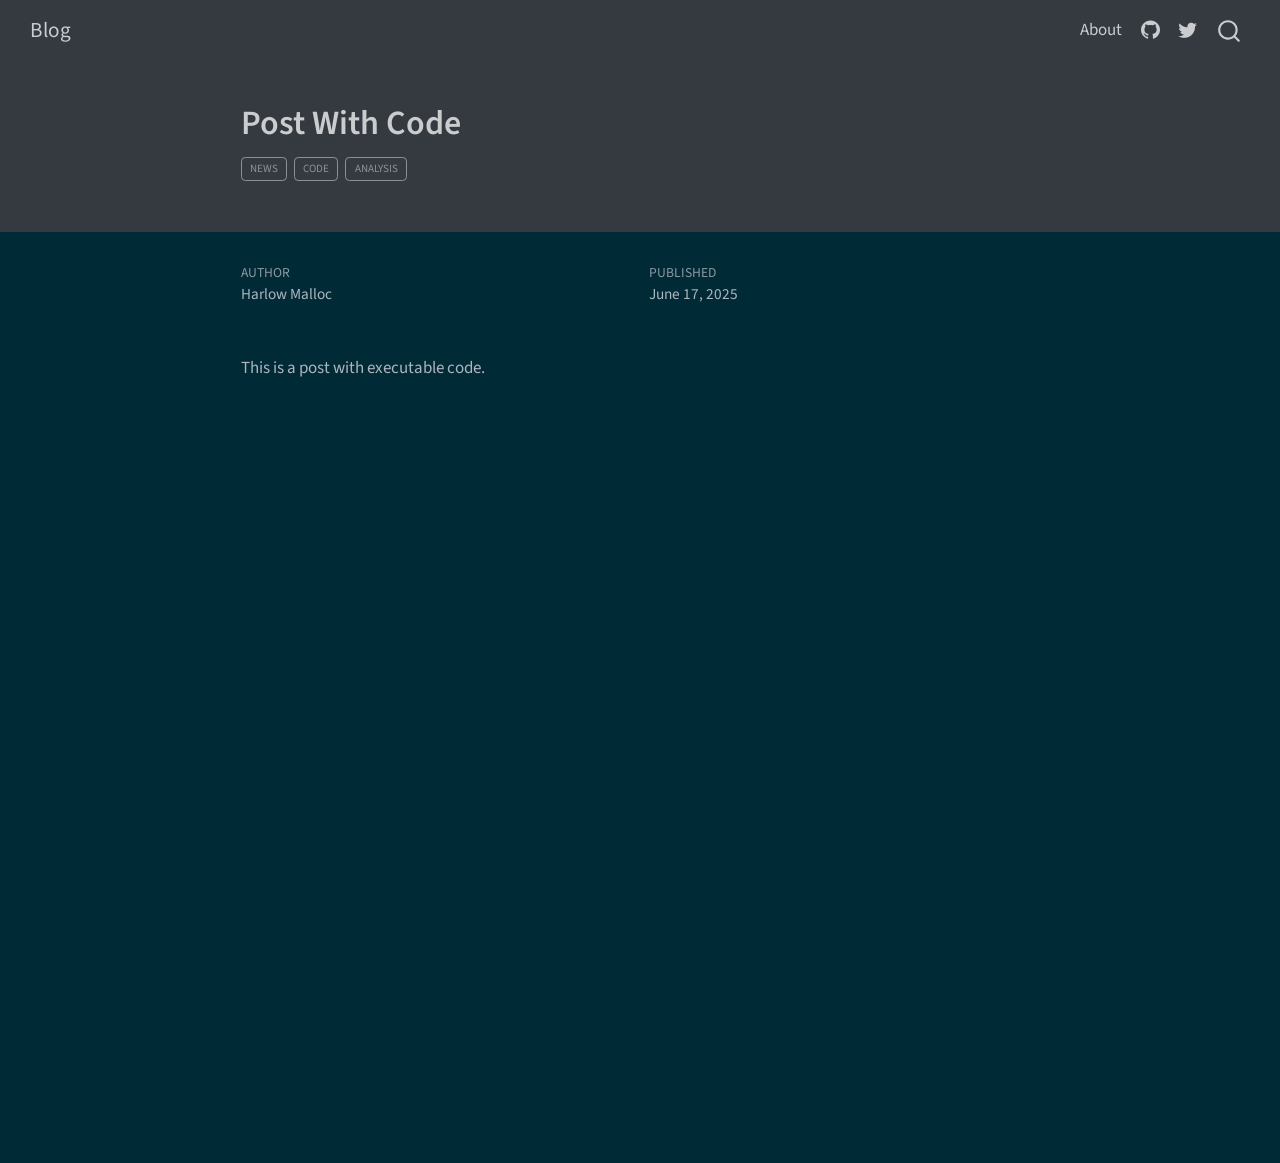
<file: posts/post-with-code/index.html>
<!DOCTYPE html>
<html xmlns="http://www.w3.org/1999/xhtml" lang="en" xml:lang="en"><head>

<meta charset="utf-8">
<meta name="generator" content="quarto-1.6.42">

<meta name="viewport" content="width=device-width, initial-scale=1.0, user-scalable=yes">

<meta name="author" content="Harlow Malloc">
<meta name="dcterms.date" content="2025-06-17">

<title>Post With Code – Blog</title>
<style>
code{white-space: pre-wrap;}
span.smallcaps{font-variant: small-caps;}
div.columns{display: flex; gap: min(4vw, 1.5em);}
div.column{flex: auto; overflow-x: auto;}
div.hanging-indent{margin-left: 1.5em; text-indent: -1.5em;}
ul.task-list{list-style: none;}
ul.task-list li input[type="checkbox"] {
  width: 0.8em;
  margin: 0 0.8em 0.2em -1em; /* quarto-specific, see https://github.com/quarto-dev/quarto-cli/issues/4556 */ 
  vertical-align: middle;
}
</style>


<script src="../../site_libs/quarto-nav/quarto-nav.js"></script>
<script src="../../site_libs/quarto-nav/headroom.min.js"></script>
<script src="../../site_libs/clipboard/clipboard.min.js"></script>
<script src="../../site_libs/quarto-search/autocomplete.umd.js"></script>
<script src="../../site_libs/quarto-search/fuse.min.js"></script>
<script src="../../site_libs/quarto-search/quarto-search.js"></script>
<meta name="quarto:offset" content="../../">
<script src="../../site_libs/quarto-html/quarto.js"></script>
<script src="../../site_libs/quarto-html/popper.min.js"></script>
<script src="../../site_libs/quarto-html/tippy.umd.min.js"></script>
<script src="../../site_libs/quarto-html/anchor.min.js"></script>
<link href="../../site_libs/quarto-html/tippy.css" rel="stylesheet">
<link href="../../site_libs/quarto-html/quarto-syntax-highlighting-dark-b53751a350365c71b6c909e95f209ed1.css" rel="stylesheet" id="quarto-text-highlighting-styles">
<script src="../../site_libs/bootstrap/bootstrap.min.js"></script>
<link href="../../site_libs/bootstrap/bootstrap-icons.css" rel="stylesheet">
<link href="../../site_libs/bootstrap/bootstrap-facd30bd6cd4d5c9567c8a5b7d77199b.min.css" rel="stylesheet" append-hash="true" id="quarto-bootstrap" data-mode="dark">
<script id="quarto-search-options" type="application/json">{
  "location": "navbar",
  "copy-button": false,
  "collapse-after": 3,
  "panel-placement": "end",
  "type": "overlay",
  "limit": 50,
  "keyboard-shortcut": [
    "f",
    "/",
    "s"
  ],
  "show-item-context": false,
  "language": {
    "search-no-results-text": "No results",
    "search-matching-documents-text": "matching documents",
    "search-copy-link-title": "Copy link to search",
    "search-hide-matches-text": "Hide additional matches",
    "search-more-match-text": "more match in this document",
    "search-more-matches-text": "more matches in this document",
    "search-clear-button-title": "Clear",
    "search-text-placeholder": "",
    "search-detached-cancel-button-title": "Cancel",
    "search-submit-button-title": "Submit",
    "search-label": "Search"
  }
}</script>


<link rel="stylesheet" href="../../styles.css">
</head>

<body class="nav-fixed fullcontent">

<div id="quarto-search-results"></div>
  <header id="quarto-header" class="headroom fixed-top quarto-banner">
    <nav class="navbar navbar-expand-lg " data-bs-theme="dark">
      <div class="navbar-container container-fluid">
      <div class="navbar-brand-container mx-auto">
    <a class="navbar-brand" href="../../index.html">
    <span class="navbar-title">Blog</span>
    </a>
  </div>
            <div id="quarto-search" class="" title="Search"></div>
          <button class="navbar-toggler" type="button" data-bs-toggle="collapse" data-bs-target="#navbarCollapse" aria-controls="navbarCollapse" role="menu" aria-expanded="false" aria-label="Toggle navigation" onclick="if (window.quartoToggleHeadroom) { window.quartoToggleHeadroom(); }">
  <span class="navbar-toggler-icon"></span>
</button>
          <div class="collapse navbar-collapse" id="navbarCollapse">
            <ul class="navbar-nav navbar-nav-scroll ms-auto">
  <li class="nav-item">
    <a class="nav-link" href="../../about.html"> 
<span class="menu-text">About</span></a>
  </li>  
  <li class="nav-item compact">
    <a class="nav-link" href="https://github.com/"> <i class="bi bi-github" role="img">
</i> 
<span class="menu-text"></span></a>
  </li>  
  <li class="nav-item compact">
    <a class="nav-link" href="https://twitter.com"> <i class="bi bi-twitter" role="img">
</i> 
<span class="menu-text"></span></a>
  </li>  
</ul>
          </div> <!-- /navcollapse -->
            <div class="quarto-navbar-tools">
</div>
      </div> <!-- /container-fluid -->
    </nav>
</header>
<!-- content -->
<header id="title-block-header" class="quarto-title-block default page-columns page-full">
  <div class="quarto-title-banner page-columns page-full">
    <div class="quarto-title column-body">
      <h1 class="title">Post With Code</h1>
                                <div class="quarto-categories">
                <div class="quarto-category">news</div>
                <div class="quarto-category">code</div>
                <div class="quarto-category">analysis</div>
              </div>
                  </div>
  </div>
    
  
  <div class="quarto-title-meta">

      <div>
      <div class="quarto-title-meta-heading">Author</div>
      <div class="quarto-title-meta-contents">
               <p>Harlow Malloc </p>
            </div>
    </div>
      
      <div>
      <div class="quarto-title-meta-heading">Published</div>
      <div class="quarto-title-meta-contents">
        <p class="date">June 17, 2025</p>
      </div>
    </div>
    
      
    </div>
    
  
  </header><div id="quarto-content" class="quarto-container page-columns page-rows-contents page-layout-article page-navbar">
<!-- sidebar -->
<!-- margin-sidebar -->
    
<!-- main -->
<main class="content quarto-banner-title-block" id="quarto-document-content">





<p>This is a post with executable code.</p>



</main> <!-- /main -->
<script id="quarto-html-after-body" type="application/javascript">
window.document.addEventListener("DOMContentLoaded", function (event) {
  const toggleBodyColorMode = (bsSheetEl) => {
    const mode = bsSheetEl.getAttribute("data-mode");
    const bodyEl = window.document.querySelector("body");
    if (mode === "dark") {
      bodyEl.classList.add("quarto-dark");
      bodyEl.classList.remove("quarto-light");
    } else {
      bodyEl.classList.add("quarto-light");
      bodyEl.classList.remove("quarto-dark");
    }
  }
  const toggleBodyColorPrimary = () => {
    const bsSheetEl = window.document.querySelector("link#quarto-bootstrap");
    if (bsSheetEl) {
      toggleBodyColorMode(bsSheetEl);
    }
  }
  toggleBodyColorPrimary();  
  const icon = "";
  const anchorJS = new window.AnchorJS();
  anchorJS.options = {
    placement: 'right',
    icon: icon
  };
  anchorJS.add('.anchored');
  const isCodeAnnotation = (el) => {
    for (const clz of el.classList) {
      if (clz.startsWith('code-annotation-')) {                     
        return true;
      }
    }
    return false;
  }
  const onCopySuccess = function(e) {
    // button target
    const button = e.trigger;
    // don't keep focus
    button.blur();
    // flash "checked"
    button.classList.add('code-copy-button-checked');
    var currentTitle = button.getAttribute("title");
    button.setAttribute("title", "Copied!");
    let tooltip;
    if (window.bootstrap) {
      button.setAttribute("data-bs-toggle", "tooltip");
      button.setAttribute("data-bs-placement", "left");
      button.setAttribute("data-bs-title", "Copied!");
      tooltip = new bootstrap.Tooltip(button, 
        { trigger: "manual", 
          customClass: "code-copy-button-tooltip",
          offset: [0, -8]});
      tooltip.show();    
    }
    setTimeout(function() {
      if (tooltip) {
        tooltip.hide();
        button.removeAttribute("data-bs-title");
        button.removeAttribute("data-bs-toggle");
        button.removeAttribute("data-bs-placement");
      }
      button.setAttribute("title", currentTitle);
      button.classList.remove('code-copy-button-checked');
    }, 1000);
    // clear code selection
    e.clearSelection();
  }
  const getTextToCopy = function(trigger) {
      const codeEl = trigger.previousElementSibling.cloneNode(true);
      for (const childEl of codeEl.children) {
        if (isCodeAnnotation(childEl)) {
          childEl.remove();
        }
      }
      return codeEl.innerText;
  }
  const clipboard = new window.ClipboardJS('.code-copy-button:not([data-in-quarto-modal])', {
    text: getTextToCopy
  });
  clipboard.on('success', onCopySuccess);
  if (window.document.getElementById('quarto-embedded-source-code-modal')) {
    const clipboardModal = new window.ClipboardJS('.code-copy-button[data-in-quarto-modal]', {
      text: getTextToCopy,
      container: window.document.getElementById('quarto-embedded-source-code-modal')
    });
    clipboardModal.on('success', onCopySuccess);
  }
    var localhostRegex = new RegExp(/^(?:http|https):\/\/localhost\:?[0-9]*\//);
    var mailtoRegex = new RegExp(/^mailto:/);
      var filterRegex = new RegExp('/' + window.location.host + '/');
    var isInternal = (href) => {
        return filterRegex.test(href) || localhostRegex.test(href) || mailtoRegex.test(href);
    }
    // Inspect non-navigation links and adorn them if external
 	var links = window.document.querySelectorAll('a[href]:not(.nav-link):not(.navbar-brand):not(.toc-action):not(.sidebar-link):not(.sidebar-item-toggle):not(.pagination-link):not(.no-external):not([aria-hidden]):not(.dropdown-item):not(.quarto-navigation-tool):not(.about-link)');
    for (var i=0; i<links.length; i++) {
      const link = links[i];
      if (!isInternal(link.href)) {
        // undo the damage that might have been done by quarto-nav.js in the case of
        // links that we want to consider external
        if (link.dataset.originalHref !== undefined) {
          link.href = link.dataset.originalHref;
        }
      }
    }
  function tippyHover(el, contentFn, onTriggerFn, onUntriggerFn) {
    const config = {
      allowHTML: true,
      maxWidth: 500,
      delay: 100,
      arrow: false,
      appendTo: function(el) {
          return el.parentElement;
      },
      interactive: true,
      interactiveBorder: 10,
      theme: 'quarto',
      placement: 'bottom-start',
    };
    if (contentFn) {
      config.content = contentFn;
    }
    if (onTriggerFn) {
      config.onTrigger = onTriggerFn;
    }
    if (onUntriggerFn) {
      config.onUntrigger = onUntriggerFn;
    }
    window.tippy(el, config); 
  }
  const noterefs = window.document.querySelectorAll('a[role="doc-noteref"]');
  for (var i=0; i<noterefs.length; i++) {
    const ref = noterefs[i];
    tippyHover(ref, function() {
      // use id or data attribute instead here
      let href = ref.getAttribute('data-footnote-href') || ref.getAttribute('href');
      try { href = new URL(href).hash; } catch {}
      const id = href.replace(/^#\/?/, "");
      const note = window.document.getElementById(id);
      if (note) {
        return note.innerHTML;
      } else {
        return "";
      }
    });
  }
  const xrefs = window.document.querySelectorAll('a.quarto-xref');
  const processXRef = (id, note) => {
    // Strip column container classes
    const stripColumnClz = (el) => {
      el.classList.remove("page-full", "page-columns");
      if (el.children) {
        for (const child of el.children) {
          stripColumnClz(child);
        }
      }
    }
    stripColumnClz(note)
    if (id === null || id.startsWith('sec-')) {
      // Special case sections, only their first couple elements
      const container = document.createElement("div");
      if (note.children && note.children.length > 2) {
        container.appendChild(note.children[0].cloneNode(true));
        for (let i = 1; i < note.children.length; i++) {
          const child = note.children[i];
          if (child.tagName === "P" && child.innerText === "") {
            continue;
          } else {
            container.appendChild(child.cloneNode(true));
            break;
          }
        }
        if (window.Quarto?.typesetMath) {
          window.Quarto.typesetMath(container);
        }
        return container.innerHTML
      } else {
        if (window.Quarto?.typesetMath) {
          window.Quarto.typesetMath(note);
        }
        return note.innerHTML;
      }
    } else {
      // Remove any anchor links if they are present
      const anchorLink = note.querySelector('a.anchorjs-link');
      if (anchorLink) {
        anchorLink.remove();
      }
      if (window.Quarto?.typesetMath) {
        window.Quarto.typesetMath(note);
      }
      if (note.classList.contains("callout")) {
        return note.outerHTML;
      } else {
        return note.innerHTML;
      }
    }
  }
  for (var i=0; i<xrefs.length; i++) {
    const xref = xrefs[i];
    tippyHover(xref, undefined, function(instance) {
      instance.disable();
      let url = xref.getAttribute('href');
      let hash = undefined; 
      if (url.startsWith('#')) {
        hash = url;
      } else {
        try { hash = new URL(url).hash; } catch {}
      }
      if (hash) {
        const id = hash.replace(/^#\/?/, "");
        const note = window.document.getElementById(id);
        if (note !== null) {
          try {
            const html = processXRef(id, note.cloneNode(true));
            instance.setContent(html);
          } finally {
            instance.enable();
            instance.show();
          }
        } else {
          // See if we can fetch this
          fetch(url.split('#')[0])
          .then(res => res.text())
          .then(html => {
            const parser = new DOMParser();
            const htmlDoc = parser.parseFromString(html, "text/html");
            const note = htmlDoc.getElementById(id);
            if (note !== null) {
              const html = processXRef(id, note);
              instance.setContent(html);
            } 
          }).finally(() => {
            instance.enable();
            instance.show();
          });
        }
      } else {
        // See if we can fetch a full url (with no hash to target)
        // This is a special case and we should probably do some content thinning / targeting
        fetch(url)
        .then(res => res.text())
        .then(html => {
          const parser = new DOMParser();
          const htmlDoc = parser.parseFromString(html, "text/html");
          const note = htmlDoc.querySelector('main.content');
          if (note !== null) {
            // This should only happen for chapter cross references
            // (since there is no id in the URL)
            // remove the first header
            if (note.children.length > 0 && note.children[0].tagName === "HEADER") {
              note.children[0].remove();
            }
            const html = processXRef(null, note);
            instance.setContent(html);
          } 
        }).finally(() => {
          instance.enable();
          instance.show();
        });
      }
    }, function(instance) {
    });
  }
      let selectedAnnoteEl;
      const selectorForAnnotation = ( cell, annotation) => {
        let cellAttr = 'data-code-cell="' + cell + '"';
        let lineAttr = 'data-code-annotation="' +  annotation + '"';
        const selector = 'span[' + cellAttr + '][' + lineAttr + ']';
        return selector;
      }
      const selectCodeLines = (annoteEl) => {
        const doc = window.document;
        const targetCell = annoteEl.getAttribute("data-target-cell");
        const targetAnnotation = annoteEl.getAttribute("data-target-annotation");
        const annoteSpan = window.document.querySelector(selectorForAnnotation(targetCell, targetAnnotation));
        const lines = annoteSpan.getAttribute("data-code-lines").split(",");
        const lineIds = lines.map((line) => {
          return targetCell + "-" + line;
        })
        let top = null;
        let height = null;
        let parent = null;
        if (lineIds.length > 0) {
            //compute the position of the single el (top and bottom and make a div)
            const el = window.document.getElementById(lineIds[0]);
            top = el.offsetTop;
            height = el.offsetHeight;
            parent = el.parentElement.parentElement;
          if (lineIds.length > 1) {
            const lastEl = window.document.getElementById(lineIds[lineIds.length - 1]);
            const bottom = lastEl.offsetTop + lastEl.offsetHeight;
            height = bottom - top;
          }
          if (top !== null && height !== null && parent !== null) {
            // cook up a div (if necessary) and position it 
            let div = window.document.getElementById("code-annotation-line-highlight");
            if (div === null) {
              div = window.document.createElement("div");
              div.setAttribute("id", "code-annotation-line-highlight");
              div.style.position = 'absolute';
              parent.appendChild(div);
            }
            div.style.top = top - 2 + "px";
            div.style.height = height + 4 + "px";
            div.style.left = 0;
            let gutterDiv = window.document.getElementById("code-annotation-line-highlight-gutter");
            if (gutterDiv === null) {
              gutterDiv = window.document.createElement("div");
              gutterDiv.setAttribute("id", "code-annotation-line-highlight-gutter");
              gutterDiv.style.position = 'absolute';
              const codeCell = window.document.getElementById(targetCell);
              const gutter = codeCell.querySelector('.code-annotation-gutter');
              gutter.appendChild(gutterDiv);
            }
            gutterDiv.style.top = top - 2 + "px";
            gutterDiv.style.height = height + 4 + "px";
          }
          selectedAnnoteEl = annoteEl;
        }
      };
      const unselectCodeLines = () => {
        const elementsIds = ["code-annotation-line-highlight", "code-annotation-line-highlight-gutter"];
        elementsIds.forEach((elId) => {
          const div = window.document.getElementById(elId);
          if (div) {
            div.remove();
          }
        });
        selectedAnnoteEl = undefined;
      };
        // Handle positioning of the toggle
    window.addEventListener(
      "resize",
      throttle(() => {
        elRect = undefined;
        if (selectedAnnoteEl) {
          selectCodeLines(selectedAnnoteEl);
        }
      }, 10)
    );
    function throttle(fn, ms) {
    let throttle = false;
    let timer;
      return (...args) => {
        if(!throttle) { // first call gets through
            fn.apply(this, args);
            throttle = true;
        } else { // all the others get throttled
            if(timer) clearTimeout(timer); // cancel #2
            timer = setTimeout(() => {
              fn.apply(this, args);
              timer = throttle = false;
            }, ms);
        }
      };
    }
      // Attach click handler to the DT
      const annoteDls = window.document.querySelectorAll('dt[data-target-cell]');
      for (const annoteDlNode of annoteDls) {
        annoteDlNode.addEventListener('click', (event) => {
          const clickedEl = event.target;
          if (clickedEl !== selectedAnnoteEl) {
            unselectCodeLines();
            const activeEl = window.document.querySelector('dt[data-target-cell].code-annotation-active');
            if (activeEl) {
              activeEl.classList.remove('code-annotation-active');
            }
            selectCodeLines(clickedEl);
            clickedEl.classList.add('code-annotation-active');
          } else {
            // Unselect the line
            unselectCodeLines();
            clickedEl.classList.remove('code-annotation-active');
          }
        });
      }
  const findCites = (el) => {
    const parentEl = el.parentElement;
    if (parentEl) {
      const cites = parentEl.dataset.cites;
      if (cites) {
        return {
          el,
          cites: cites.split(' ')
        };
      } else {
        return findCites(el.parentElement)
      }
    } else {
      return undefined;
    }
  };
  var bibliorefs = window.document.querySelectorAll('a[role="doc-biblioref"]');
  for (var i=0; i<bibliorefs.length; i++) {
    const ref = bibliorefs[i];
    const citeInfo = findCites(ref);
    if (citeInfo) {
      tippyHover(citeInfo.el, function() {
        var popup = window.document.createElement('div');
        citeInfo.cites.forEach(function(cite) {
          var citeDiv = window.document.createElement('div');
          citeDiv.classList.add('hanging-indent');
          citeDiv.classList.add('csl-entry');
          var biblioDiv = window.document.getElementById('ref-' + cite);
          if (biblioDiv) {
            citeDiv.innerHTML = biblioDiv.innerHTML;
          }
          popup.appendChild(citeDiv);
        });
        return popup.innerHTML;
      });
    }
  }
});
</script>
</div> <!-- /content -->




</body></html>
</file>
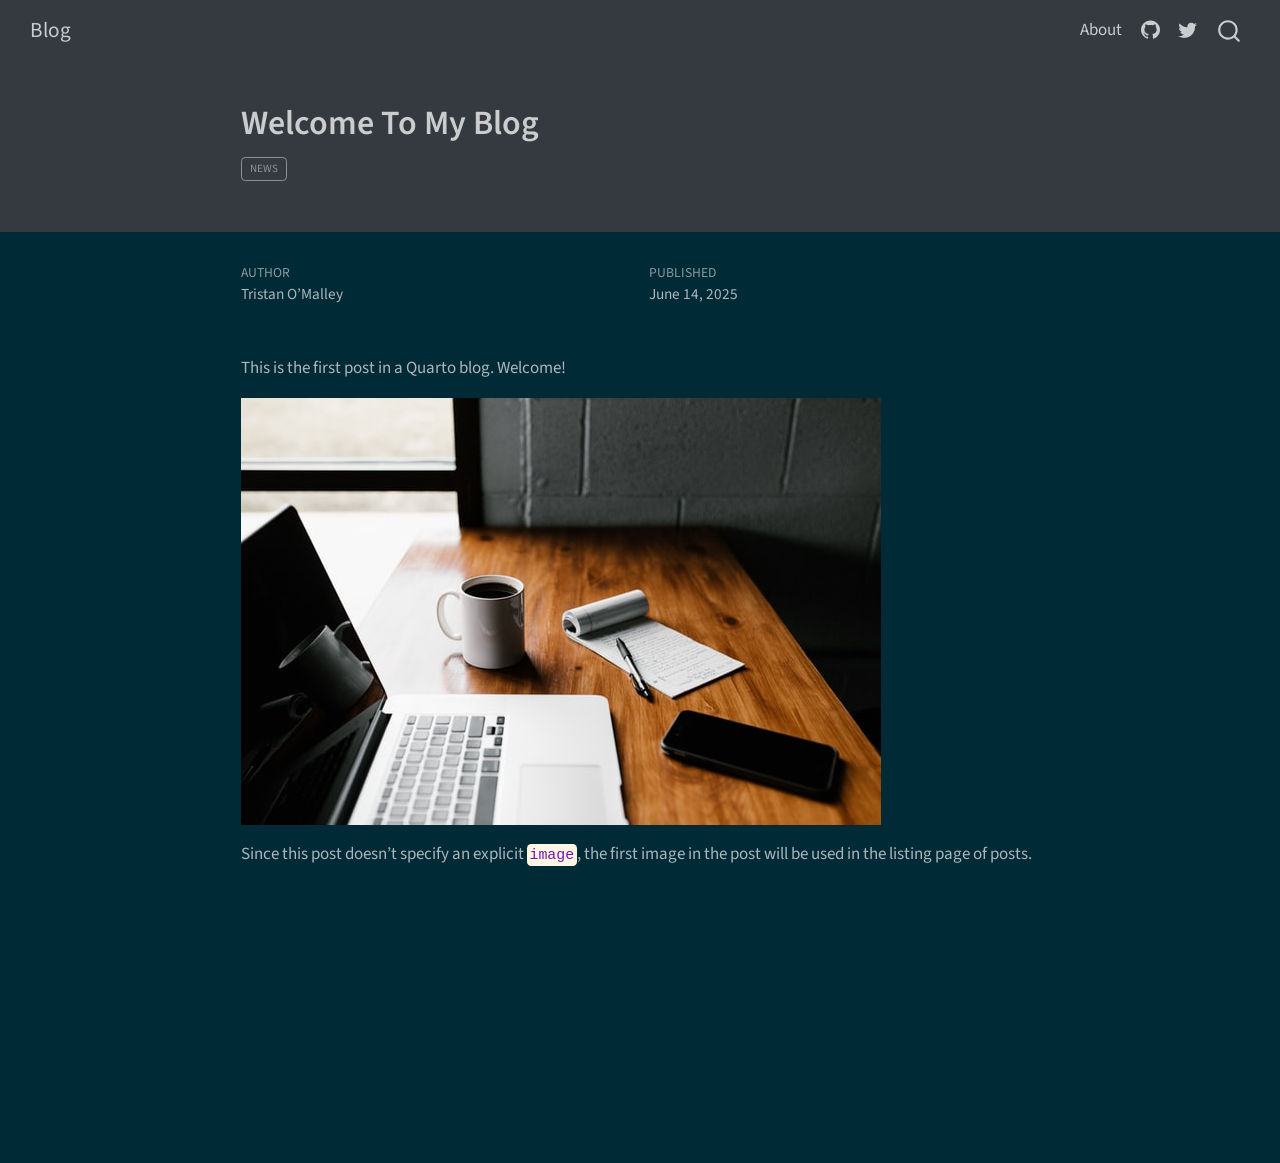
<file: posts/welcome/index.html>
<!DOCTYPE html>
<html xmlns="http://www.w3.org/1999/xhtml" lang="en" xml:lang="en"><head>

<meta charset="utf-8">
<meta name="generator" content="quarto-1.6.42">

<meta name="viewport" content="width=device-width, initial-scale=1.0, user-scalable=yes">

<meta name="author" content="Tristan O’Malley">
<meta name="dcterms.date" content="2025-06-14">

<title>Welcome To My Blog – Blog</title>
<style>
code{white-space: pre-wrap;}
span.smallcaps{font-variant: small-caps;}
div.columns{display: flex; gap: min(4vw, 1.5em);}
div.column{flex: auto; overflow-x: auto;}
div.hanging-indent{margin-left: 1.5em; text-indent: -1.5em;}
ul.task-list{list-style: none;}
ul.task-list li input[type="checkbox"] {
  width: 0.8em;
  margin: 0 0.8em 0.2em -1em; /* quarto-specific, see https://github.com/quarto-dev/quarto-cli/issues/4556 */ 
  vertical-align: middle;
}
</style>


<script src="../../site_libs/quarto-nav/quarto-nav.js"></script>
<script src="../../site_libs/quarto-nav/headroom.min.js"></script>
<script src="../../site_libs/clipboard/clipboard.min.js"></script>
<script src="../../site_libs/quarto-search/autocomplete.umd.js"></script>
<script src="../../site_libs/quarto-search/fuse.min.js"></script>
<script src="../../site_libs/quarto-search/quarto-search.js"></script>
<meta name="quarto:offset" content="../../">
<script src="../../site_libs/quarto-html/quarto.js"></script>
<script src="../../site_libs/quarto-html/popper.min.js"></script>
<script src="../../site_libs/quarto-html/tippy.umd.min.js"></script>
<script src="../../site_libs/quarto-html/anchor.min.js"></script>
<link href="../../site_libs/quarto-html/tippy.css" rel="stylesheet">
<link href="../../site_libs/quarto-html/quarto-syntax-highlighting-dark-b53751a350365c71b6c909e95f209ed1.css" rel="stylesheet" id="quarto-text-highlighting-styles">
<script src="../../site_libs/bootstrap/bootstrap.min.js"></script>
<link href="../../site_libs/bootstrap/bootstrap-icons.css" rel="stylesheet">
<link href="../../site_libs/bootstrap/bootstrap-facd30bd6cd4d5c9567c8a5b7d77199b.min.css" rel="stylesheet" append-hash="true" id="quarto-bootstrap" data-mode="dark">
<script id="quarto-search-options" type="application/json">{
  "location": "navbar",
  "copy-button": false,
  "collapse-after": 3,
  "panel-placement": "end",
  "type": "overlay",
  "limit": 50,
  "keyboard-shortcut": [
    "f",
    "/",
    "s"
  ],
  "show-item-context": false,
  "language": {
    "search-no-results-text": "No results",
    "search-matching-documents-text": "matching documents",
    "search-copy-link-title": "Copy link to search",
    "search-hide-matches-text": "Hide additional matches",
    "search-more-match-text": "more match in this document",
    "search-more-matches-text": "more matches in this document",
    "search-clear-button-title": "Clear",
    "search-text-placeholder": "",
    "search-detached-cancel-button-title": "Cancel",
    "search-submit-button-title": "Submit",
    "search-label": "Search"
  }
}</script>


<link rel="stylesheet" href="../../styles.css">
</head>

<body class="nav-fixed fullcontent">

<div id="quarto-search-results"></div>
  <header id="quarto-header" class="headroom fixed-top quarto-banner">
    <nav class="navbar navbar-expand-lg " data-bs-theme="dark">
      <div class="navbar-container container-fluid">
      <div class="navbar-brand-container mx-auto">
    <a class="navbar-brand" href="../../index.html">
    <span class="navbar-title">Blog</span>
    </a>
  </div>
            <div id="quarto-search" class="" title="Search"></div>
          <button class="navbar-toggler" type="button" data-bs-toggle="collapse" data-bs-target="#navbarCollapse" aria-controls="navbarCollapse" role="menu" aria-expanded="false" aria-label="Toggle navigation" onclick="if (window.quartoToggleHeadroom) { window.quartoToggleHeadroom(); }">
  <span class="navbar-toggler-icon"></span>
</button>
          <div class="collapse navbar-collapse" id="navbarCollapse">
            <ul class="navbar-nav navbar-nav-scroll ms-auto">
  <li class="nav-item">
    <a class="nav-link" href="../../about.html"> 
<span class="menu-text">About</span></a>
  </li>  
  <li class="nav-item compact">
    <a class="nav-link" href="https://github.com/"> <i class="bi bi-github" role="img">
</i> 
<span class="menu-text"></span></a>
  </li>  
  <li class="nav-item compact">
    <a class="nav-link" href="https://twitter.com"> <i class="bi bi-twitter" role="img">
</i> 
<span class="menu-text"></span></a>
  </li>  
</ul>
          </div> <!-- /navcollapse -->
            <div class="quarto-navbar-tools">
</div>
      </div> <!-- /container-fluid -->
    </nav>
</header>
<!-- content -->
<header id="title-block-header" class="quarto-title-block default page-columns page-full">
  <div class="quarto-title-banner page-columns page-full">
    <div class="quarto-title column-body">
      <h1 class="title">Welcome To My Blog</h1>
                                <div class="quarto-categories">
                <div class="quarto-category">news</div>
              </div>
                  </div>
  </div>
    
  
  <div class="quarto-title-meta">

      <div>
      <div class="quarto-title-meta-heading">Author</div>
      <div class="quarto-title-meta-contents">
               <p>Tristan O’Malley </p>
            </div>
    </div>
      
      <div>
      <div class="quarto-title-meta-heading">Published</div>
      <div class="quarto-title-meta-contents">
        <p class="date">June 14, 2025</p>
      </div>
    </div>
    
      
    </div>
    
  
  </header><div id="quarto-content" class="quarto-container page-columns page-rows-contents page-layout-article page-navbar">
<!-- sidebar -->
<!-- margin-sidebar -->
    
<!-- main -->
<main class="content quarto-banner-title-block" id="quarto-document-content">





<p>This is the first post in a Quarto blog. Welcome!</p>
<p><img src="thumbnail.jpg" class="img-fluid"></p>
<p>Since this post doesn’t specify an explicit <code>image</code>, the first image in the post will be used in the listing page of posts.</p>



</main> <!-- /main -->
<script id="quarto-html-after-body" type="application/javascript">
window.document.addEventListener("DOMContentLoaded", function (event) {
  const toggleBodyColorMode = (bsSheetEl) => {
    const mode = bsSheetEl.getAttribute("data-mode");
    const bodyEl = window.document.querySelector("body");
    if (mode === "dark") {
      bodyEl.classList.add("quarto-dark");
      bodyEl.classList.remove("quarto-light");
    } else {
      bodyEl.classList.add("quarto-light");
      bodyEl.classList.remove("quarto-dark");
    }
  }
  const toggleBodyColorPrimary = () => {
    const bsSheetEl = window.document.querySelector("link#quarto-bootstrap");
    if (bsSheetEl) {
      toggleBodyColorMode(bsSheetEl);
    }
  }
  toggleBodyColorPrimary();  
  const icon = "";
  const anchorJS = new window.AnchorJS();
  anchorJS.options = {
    placement: 'right',
    icon: icon
  };
  anchorJS.add('.anchored');
  const isCodeAnnotation = (el) => {
    for (const clz of el.classList) {
      if (clz.startsWith('code-annotation-')) {                     
        return true;
      }
    }
    return false;
  }
  const onCopySuccess = function(e) {
    // button target
    const button = e.trigger;
    // don't keep focus
    button.blur();
    // flash "checked"
    button.classList.add('code-copy-button-checked');
    var currentTitle = button.getAttribute("title");
    button.setAttribute("title", "Copied!");
    let tooltip;
    if (window.bootstrap) {
      button.setAttribute("data-bs-toggle", "tooltip");
      button.setAttribute("data-bs-placement", "left");
      button.setAttribute("data-bs-title", "Copied!");
      tooltip = new bootstrap.Tooltip(button, 
        { trigger: "manual", 
          customClass: "code-copy-button-tooltip",
          offset: [0, -8]});
      tooltip.show();    
    }
    setTimeout(function() {
      if (tooltip) {
        tooltip.hide();
        button.removeAttribute("data-bs-title");
        button.removeAttribute("data-bs-toggle");
        button.removeAttribute("data-bs-placement");
      }
      button.setAttribute("title", currentTitle);
      button.classList.remove('code-copy-button-checked');
    }, 1000);
    // clear code selection
    e.clearSelection();
  }
  const getTextToCopy = function(trigger) {
      const codeEl = trigger.previousElementSibling.cloneNode(true);
      for (const childEl of codeEl.children) {
        if (isCodeAnnotation(childEl)) {
          childEl.remove();
        }
      }
      return codeEl.innerText;
  }
  const clipboard = new window.ClipboardJS('.code-copy-button:not([data-in-quarto-modal])', {
    text: getTextToCopy
  });
  clipboard.on('success', onCopySuccess);
  if (window.document.getElementById('quarto-embedded-source-code-modal')) {
    const clipboardModal = new window.ClipboardJS('.code-copy-button[data-in-quarto-modal]', {
      text: getTextToCopy,
      container: window.document.getElementById('quarto-embedded-source-code-modal')
    });
    clipboardModal.on('success', onCopySuccess);
  }
    var localhostRegex = new RegExp(/^(?:http|https):\/\/localhost\:?[0-9]*\//);
    var mailtoRegex = new RegExp(/^mailto:/);
      var filterRegex = new RegExp('/' + window.location.host + '/');
    var isInternal = (href) => {
        return filterRegex.test(href) || localhostRegex.test(href) || mailtoRegex.test(href);
    }
    // Inspect non-navigation links and adorn them if external
 	var links = window.document.querySelectorAll('a[href]:not(.nav-link):not(.navbar-brand):not(.toc-action):not(.sidebar-link):not(.sidebar-item-toggle):not(.pagination-link):not(.no-external):not([aria-hidden]):not(.dropdown-item):not(.quarto-navigation-tool):not(.about-link)');
    for (var i=0; i<links.length; i++) {
      const link = links[i];
      if (!isInternal(link.href)) {
        // undo the damage that might have been done by quarto-nav.js in the case of
        // links that we want to consider external
        if (link.dataset.originalHref !== undefined) {
          link.href = link.dataset.originalHref;
        }
      }
    }
  function tippyHover(el, contentFn, onTriggerFn, onUntriggerFn) {
    const config = {
      allowHTML: true,
      maxWidth: 500,
      delay: 100,
      arrow: false,
      appendTo: function(el) {
          return el.parentElement;
      },
      interactive: true,
      interactiveBorder: 10,
      theme: 'quarto',
      placement: 'bottom-start',
    };
    if (contentFn) {
      config.content = contentFn;
    }
    if (onTriggerFn) {
      config.onTrigger = onTriggerFn;
    }
    if (onUntriggerFn) {
      config.onUntrigger = onUntriggerFn;
    }
    window.tippy(el, config); 
  }
  const noterefs = window.document.querySelectorAll('a[role="doc-noteref"]');
  for (var i=0; i<noterefs.length; i++) {
    const ref = noterefs[i];
    tippyHover(ref, function() {
      // use id or data attribute instead here
      let href = ref.getAttribute('data-footnote-href') || ref.getAttribute('href');
      try { href = new URL(href).hash; } catch {}
      const id = href.replace(/^#\/?/, "");
      const note = window.document.getElementById(id);
      if (note) {
        return note.innerHTML;
      } else {
        return "";
      }
    });
  }
  const xrefs = window.document.querySelectorAll('a.quarto-xref');
  const processXRef = (id, note) => {
    // Strip column container classes
    const stripColumnClz = (el) => {
      el.classList.remove("page-full", "page-columns");
      if (el.children) {
        for (const child of el.children) {
          stripColumnClz(child);
        }
      }
    }
    stripColumnClz(note)
    if (id === null || id.startsWith('sec-')) {
      // Special case sections, only their first couple elements
      const container = document.createElement("div");
      if (note.children && note.children.length > 2) {
        container.appendChild(note.children[0].cloneNode(true));
        for (let i = 1; i < note.children.length; i++) {
          const child = note.children[i];
          if (child.tagName === "P" && child.innerText === "") {
            continue;
          } else {
            container.appendChild(child.cloneNode(true));
            break;
          }
        }
        if (window.Quarto?.typesetMath) {
          window.Quarto.typesetMath(container);
        }
        return container.innerHTML
      } else {
        if (window.Quarto?.typesetMath) {
          window.Quarto.typesetMath(note);
        }
        return note.innerHTML;
      }
    } else {
      // Remove any anchor links if they are present
      const anchorLink = note.querySelector('a.anchorjs-link');
      if (anchorLink) {
        anchorLink.remove();
      }
      if (window.Quarto?.typesetMath) {
        window.Quarto.typesetMath(note);
      }
      if (note.classList.contains("callout")) {
        return note.outerHTML;
      } else {
        return note.innerHTML;
      }
    }
  }
  for (var i=0; i<xrefs.length; i++) {
    const xref = xrefs[i];
    tippyHover(xref, undefined, function(instance) {
      instance.disable();
      let url = xref.getAttribute('href');
      let hash = undefined; 
      if (url.startsWith('#')) {
        hash = url;
      } else {
        try { hash = new URL(url).hash; } catch {}
      }
      if (hash) {
        const id = hash.replace(/^#\/?/, "");
        const note = window.document.getElementById(id);
        if (note !== null) {
          try {
            const html = processXRef(id, note.cloneNode(true));
            instance.setContent(html);
          } finally {
            instance.enable();
            instance.show();
          }
        } else {
          // See if we can fetch this
          fetch(url.split('#')[0])
          .then(res => res.text())
          .then(html => {
            const parser = new DOMParser();
            const htmlDoc = parser.parseFromString(html, "text/html");
            const note = htmlDoc.getElementById(id);
            if (note !== null) {
              const html = processXRef(id, note);
              instance.setContent(html);
            } 
          }).finally(() => {
            instance.enable();
            instance.show();
          });
        }
      } else {
        // See if we can fetch a full url (with no hash to target)
        // This is a special case and we should probably do some content thinning / targeting
        fetch(url)
        .then(res => res.text())
        .then(html => {
          const parser = new DOMParser();
          const htmlDoc = parser.parseFromString(html, "text/html");
          const note = htmlDoc.querySelector('main.content');
          if (note !== null) {
            // This should only happen for chapter cross references
            // (since there is no id in the URL)
            // remove the first header
            if (note.children.length > 0 && note.children[0].tagName === "HEADER") {
              note.children[0].remove();
            }
            const html = processXRef(null, note);
            instance.setContent(html);
          } 
        }).finally(() => {
          instance.enable();
          instance.show();
        });
      }
    }, function(instance) {
    });
  }
      let selectedAnnoteEl;
      const selectorForAnnotation = ( cell, annotation) => {
        let cellAttr = 'data-code-cell="' + cell + '"';
        let lineAttr = 'data-code-annotation="' +  annotation + '"';
        const selector = 'span[' + cellAttr + '][' + lineAttr + ']';
        return selector;
      }
      const selectCodeLines = (annoteEl) => {
        const doc = window.document;
        const targetCell = annoteEl.getAttribute("data-target-cell");
        const targetAnnotation = annoteEl.getAttribute("data-target-annotation");
        const annoteSpan = window.document.querySelector(selectorForAnnotation(targetCell, targetAnnotation));
        const lines = annoteSpan.getAttribute("data-code-lines").split(",");
        const lineIds = lines.map((line) => {
          return targetCell + "-" + line;
        })
        let top = null;
        let height = null;
        let parent = null;
        if (lineIds.length > 0) {
            //compute the position of the single el (top and bottom and make a div)
            const el = window.document.getElementById(lineIds[0]);
            top = el.offsetTop;
            height = el.offsetHeight;
            parent = el.parentElement.parentElement;
          if (lineIds.length > 1) {
            const lastEl = window.document.getElementById(lineIds[lineIds.length - 1]);
            const bottom = lastEl.offsetTop + lastEl.offsetHeight;
            height = bottom - top;
          }
          if (top !== null && height !== null && parent !== null) {
            // cook up a div (if necessary) and position it 
            let div = window.document.getElementById("code-annotation-line-highlight");
            if (div === null) {
              div = window.document.createElement("div");
              div.setAttribute("id", "code-annotation-line-highlight");
              div.style.position = 'absolute';
              parent.appendChild(div);
            }
            div.style.top = top - 2 + "px";
            div.style.height = height + 4 + "px";
            div.style.left = 0;
            let gutterDiv = window.document.getElementById("code-annotation-line-highlight-gutter");
            if (gutterDiv === null) {
              gutterDiv = window.document.createElement("div");
              gutterDiv.setAttribute("id", "code-annotation-line-highlight-gutter");
              gutterDiv.style.position = 'absolute';
              const codeCell = window.document.getElementById(targetCell);
              const gutter = codeCell.querySelector('.code-annotation-gutter');
              gutter.appendChild(gutterDiv);
            }
            gutterDiv.style.top = top - 2 + "px";
            gutterDiv.style.height = height + 4 + "px";
          }
          selectedAnnoteEl = annoteEl;
        }
      };
      const unselectCodeLines = () => {
        const elementsIds = ["code-annotation-line-highlight", "code-annotation-line-highlight-gutter"];
        elementsIds.forEach((elId) => {
          const div = window.document.getElementById(elId);
          if (div) {
            div.remove();
          }
        });
        selectedAnnoteEl = undefined;
      };
        // Handle positioning of the toggle
    window.addEventListener(
      "resize",
      throttle(() => {
        elRect = undefined;
        if (selectedAnnoteEl) {
          selectCodeLines(selectedAnnoteEl);
        }
      }, 10)
    );
    function throttle(fn, ms) {
    let throttle = false;
    let timer;
      return (...args) => {
        if(!throttle) { // first call gets through
            fn.apply(this, args);
            throttle = true;
        } else { // all the others get throttled
            if(timer) clearTimeout(timer); // cancel #2
            timer = setTimeout(() => {
              fn.apply(this, args);
              timer = throttle = false;
            }, ms);
        }
      };
    }
      // Attach click handler to the DT
      const annoteDls = window.document.querySelectorAll('dt[data-target-cell]');
      for (const annoteDlNode of annoteDls) {
        annoteDlNode.addEventListener('click', (event) => {
          const clickedEl = event.target;
          if (clickedEl !== selectedAnnoteEl) {
            unselectCodeLines();
            const activeEl = window.document.querySelector('dt[data-target-cell].code-annotation-active');
            if (activeEl) {
              activeEl.classList.remove('code-annotation-active');
            }
            selectCodeLines(clickedEl);
            clickedEl.classList.add('code-annotation-active');
          } else {
            // Unselect the line
            unselectCodeLines();
            clickedEl.classList.remove('code-annotation-active');
          }
        });
      }
  const findCites = (el) => {
    const parentEl = el.parentElement;
    if (parentEl) {
      const cites = parentEl.dataset.cites;
      if (cites) {
        return {
          el,
          cites: cites.split(' ')
        };
      } else {
        return findCites(el.parentElement)
      }
    } else {
      return undefined;
    }
  };
  var bibliorefs = window.document.querySelectorAll('a[role="doc-biblioref"]');
  for (var i=0; i<bibliorefs.length; i++) {
    const ref = bibliorefs[i];
    const citeInfo = findCites(ref);
    if (citeInfo) {
      tippyHover(citeInfo.el, function() {
        var popup = window.document.createElement('div');
        citeInfo.cites.forEach(function(cite) {
          var citeDiv = window.document.createElement('div');
          citeDiv.classList.add('hanging-indent');
          citeDiv.classList.add('csl-entry');
          var biblioDiv = window.document.getElementById('ref-' + cite);
          if (biblioDiv) {
            citeDiv.innerHTML = biblioDiv.innerHTML;
          }
          popup.appendChild(citeDiv);
        });
        return popup.innerHTML;
      });
    }
  }
});
</script>
</div> <!-- /content -->




</body></html>
</file>
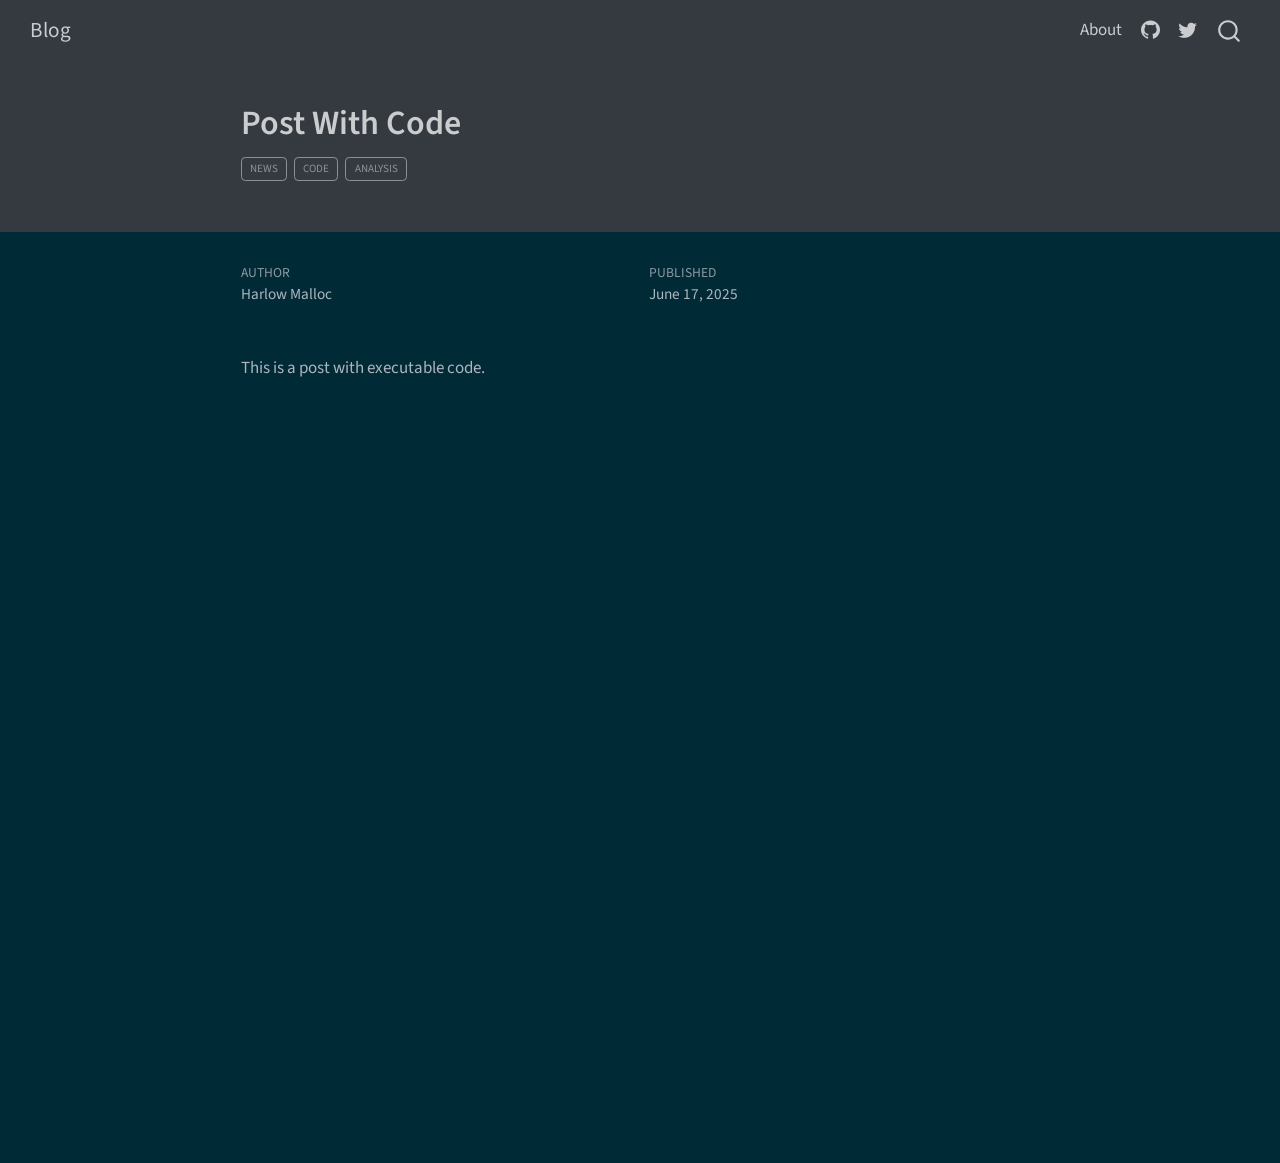
<file: docs/posts/post-with-code/index.html>
<!DOCTYPE html>
<html xmlns="http://www.w3.org/1999/xhtml" lang="en" xml:lang="en"><head>

<meta charset="utf-8">
<meta name="generator" content="quarto-1.9.36">

<meta name="viewport" content="width=device-width, initial-scale=1.0, user-scalable=yes">

<meta name="author" content="Harlow Malloc">
<meta name="dcterms.date" content="2025-06-17">

<title>Post With Code – Blog</title>
<style>
/* Default styles provided by pandoc.
** See https://pandoc.org/MANUAL.html#variables-for-html for config info.
*/
code{white-space: pre-wrap;}
span.smallcaps{font-variant: small-caps;}
div.columns{display: flex; gap: min(4vw, 1.5em);}
div.column{flex: auto; overflow-x: auto;}
div.hanging-indent{margin-left: 1.5em; text-indent: -1.5em;}
ul.task-list{list-style: none;}
ul.task-list li input[type="checkbox"] {
  width: 0.8em;
  margin: 0 0.8em 0.2em -1em; /* quarto-specific, see https://github.com/quarto-dev/quarto-cli/issues/4556 */ 
  vertical-align: middle;
}
</style>


<script src="../../site_libs/quarto-nav/quarto-nav.js"></script>
<script src="../../site_libs/quarto-nav/headroom.min.js"></script>
<script src="../../site_libs/clipboard/clipboard.min.js"></script>
<script src="../../site_libs/quarto-search/autocomplete.umd.js"></script>
<script src="../../site_libs/quarto-search/fuse.min.js"></script>
<script src="../../site_libs/quarto-search/quarto-search.js"></script>
<meta name="quarto:offset" content="../../">
<script src="../../site_libs/quarto-html/quarto.js" type="module"></script>
<script src="../../site_libs/quarto-html/tabsets/tabsets.js" type="module"></script>
<script src="../../site_libs/quarto-html/popper.min.js"></script>
<script src="../../site_libs/quarto-html/tippy.umd.min.js"></script>
<script src="../../site_libs/quarto-html/anchor.min.js"></script>
<link href="../../site_libs/quarto-html/tippy.css" rel="stylesheet">
<link href="../../site_libs/quarto-html/quarto-syntax-highlighting-dark-f418161beb48e0141c760e455f12af2c.css" rel="stylesheet" id="quarto-text-highlighting-styles">
<script src="../../site_libs/bootstrap/bootstrap.min.js"></script>
<link href="../../site_libs/bootstrap/bootstrap-icons.css" rel="stylesheet">
<link href="../../site_libs/bootstrap/bootstrap-402f707745bb92ebf2a4a696c1ba8d49.min.css" rel="stylesheet" append-hash="true" id="quarto-bootstrap" data-mode="dark">
<script id="quarto-search-options" type="application/json">{
  "location": "navbar",
  "copy-button": false,
  "collapse-after": 3,
  "panel-placement": "end",
  "type": "overlay",
  "limit": 50,
  "keyboard-shortcut": [
    "f",
    "/",
    "s"
  ],
  "show-item-context": false,
  "language": {
    "search-no-results-text": "No results",
    "search-matching-documents-text": "matching documents",
    "search-copy-link-title": "Copy link to search",
    "search-hide-matches-text": "Hide additional matches",
    "search-more-match-text": "more match in this document",
    "search-more-matches-text": "more matches in this document",
    "search-clear-button-title": "Clear",
    "search-text-placeholder": "",
    "search-detached-cancel-button-title": "Cancel",
    "search-submit-button-title": "Submit",
    "search-label": "Search"
  }
}</script>


<link rel="stylesheet" href="../../styles.css">
</head>

<body class="nav-fixed fullcontent quarto-light">

<div id="quarto-search-results"></div>
  <header id="quarto-header" class="headroom fixed-top quarto-banner">
    <nav class="navbar navbar-expand-lg " data-bs-theme="dark">
      <div class="navbar-container container-fluid">
      <div class="navbar-brand-container mx-auto">
    <a class="navbar-brand" href="../../index.html">
    <span class="navbar-title">Blog</span>
    </a>
  </div>
            <div id="quarto-search" class="" title="Search"></div>
          <button class="navbar-toggler" type="button" data-bs-toggle="collapse" data-bs-target="#navbarCollapse" aria-controls="navbarCollapse" role="menu" aria-expanded="false" aria-label="Toggle navigation" onclick="if (window.quartoToggleHeadroom) { window.quartoToggleHeadroom(); }">
  <span class="navbar-toggler-icon"></span>
</button>
          <div class="collapse navbar-collapse" id="navbarCollapse">
            <ul class="navbar-nav navbar-nav-scroll ms-auto">
  <li class="nav-item">
    <a class="nav-link" href="../../about.html"> 
<span class="menu-text">About</span></a>
  </li>  
  <li class="nav-item compact">
    <a class="nav-link" href="https://github.com/"> <i class="bi bi-github" role="img">
</i> 
<span class="menu-text"></span></a>
  </li>  
  <li class="nav-item compact">
    <a class="nav-link" href="https://twitter.com"> <i class="bi bi-twitter" role="img">
</i> 
<span class="menu-text"></span></a>
  </li>  
</ul>
          </div> <!-- /navcollapse -->
            <div class="quarto-navbar-tools">
</div>
      </div> <!-- /container-fluid -->
    </nav>
</header>
<!-- content -->
<header id="title-block-header" class="quarto-title-block default page-columns page-full">
  <div class="quarto-title-banner page-columns page-full">
    <div class="quarto-title column-body">
      <h1 class="title">Post With Code</h1>
                                <div class="quarto-categories">
                <div class="quarto-category">news</div>
                <div class="quarto-category">code</div>
                <div class="quarto-category">analysis</div>
              </div>
                  </div>
  </div>
    
  
  <div class="quarto-title-meta">

      <div>
      <div class="quarto-title-meta-heading">Author</div>
      <div class="quarto-title-meta-contents">
               <p>Harlow Malloc </p>
            </div>
    </div>
      
      <div>
      <div class="quarto-title-meta-heading">Published</div>
      <div class="quarto-title-meta-contents">
        <p class="date">June 17, 2025</p>
      </div>
    </div>
    
      
    </div>
    
  
  </header><div id="quarto-content" class="quarto-container page-columns page-rows-contents page-layout-article page-navbar">
<!-- sidebar -->
<!-- margin-sidebar -->
    
<!-- main -->
<main class="content quarto-banner-title-block" id="quarto-document-content">





<p>This is a post with executable code.</p>



</main> <!-- /main -->
<script id="quarto-html-after-body" type="application/javascript">
  window.document.addEventListener("DOMContentLoaded", function (event) {
    const icon = "";
    const anchorJS = new window.AnchorJS();
    anchorJS.options = {
      placement: 'right',
      icon: icon
    };
    anchorJS.add('.anchored');
    const isCodeAnnotation = (el) => {
      for (const clz of el.classList) {
        if (clz.startsWith('code-annotation-')) {                     
          return true;
        }
      }
      return false;
    }
    const onCopySuccess = function(e) {
      // button target
      const button = e.trigger;
      // don't keep focus
      button.blur();
      // flash "checked"
      button.classList.add('code-copy-button-checked');
      var currentTitle = button.getAttribute("title");
      button.setAttribute("title", "Copied!");
      let tooltip;
      if (window.bootstrap) {
        button.setAttribute("data-bs-toggle", "tooltip");
        button.setAttribute("data-bs-placement", "left");
        button.setAttribute("data-bs-title", "Copied!");
        tooltip = new bootstrap.Tooltip(button, 
          { trigger: "manual", 
            customClass: "code-copy-button-tooltip",
            offset: [0, -8]});
        tooltip.show();    
      }
      setTimeout(function() {
        if (tooltip) {
          tooltip.hide();
          button.removeAttribute("data-bs-title");
          button.removeAttribute("data-bs-toggle");
          button.removeAttribute("data-bs-placement");
        }
        button.setAttribute("title", currentTitle);
        button.classList.remove('code-copy-button-checked');
      }, 1000);
      // clear code selection
      e.clearSelection();
    }
    const getTextToCopy = function(trigger) {
      const outerScaffold = trigger.parentElement.cloneNode(true);
      const codeEl = outerScaffold.querySelector('code');
      for (const childEl of codeEl.children) {
        if (isCodeAnnotation(childEl)) {
          childEl.remove();
        }
      }
      return codeEl.innerText;
    }
    const clipboard = new window.ClipboardJS('.code-copy-button:not([data-in-quarto-modal])', {
      text: getTextToCopy
    });
    clipboard.on('success', onCopySuccess);
    if (window.document.getElementById('quarto-embedded-source-code-modal')) {
      const clipboardModal = new window.ClipboardJS('.code-copy-button[data-in-quarto-modal]', {
        text: getTextToCopy,
        container: window.document.getElementById('quarto-embedded-source-code-modal')
      });
      clipboardModal.on('success', onCopySuccess);
    }
      var localhostRegex = new RegExp(/^(?:http|https):\/\/localhost\:?[0-9]*\//);
      var mailtoRegex = new RegExp(/^mailto:/);
        var filterRegex = new RegExp('/' + window.location.host + '/');
      var isInternal = (href) => {
          return filterRegex.test(href) || localhostRegex.test(href) || mailtoRegex.test(href);
      }
      // Inspect non-navigation links and adorn them if external
     var links = window.document.querySelectorAll('a[href]:not(.nav-link):not(.navbar-brand):not(.toc-action):not(.sidebar-link):not(.sidebar-item-toggle):not(.pagination-link):not(.no-external):not([aria-hidden]):not(.dropdown-item):not(.quarto-navigation-tool):not(.about-link)');
      for (var i=0; i<links.length; i++) {
        const link = links[i];
        if (!isInternal(link.href)) {
          // undo the damage that might have been done by quarto-nav.js in the case of
          // links that we want to consider external
          if (link.dataset.originalHref !== undefined) {
            link.href = link.dataset.originalHref;
          }
        }
      }
    function tippyHover(el, contentFn, onTriggerFn, onUntriggerFn) {
      const config = {
        allowHTML: true,
        maxWidth: 500,
        delay: 100,
        arrow: false,
        appendTo: function(el) {
            return el.parentElement;
        },
        interactive: true,
        interactiveBorder: 10,
        theme: 'quarto',
        placement: 'bottom-start',
      };
      if (contentFn) {
        config.content = contentFn;
      }
      if (onTriggerFn) {
        config.onTrigger = onTriggerFn;
      }
      if (onUntriggerFn) {
        config.onUntrigger = onUntriggerFn;
      }
      window.tippy(el, config); 
    }
    const noterefs = window.document.querySelectorAll('a[role="doc-noteref"]');
    for (var i=0; i<noterefs.length; i++) {
      const ref = noterefs[i];
      tippyHover(ref, function() {
        // use id or data attribute instead here
        let href = ref.getAttribute('data-footnote-href') || ref.getAttribute('href');
        try { href = new URL(href).hash; } catch {}
        const id = href.replace(/^#\/?/, "");
        const note = window.document.getElementById(id);
        if (note) {
          return note.innerHTML;
        } else {
          return "";
        }
      });
    }
    const xrefs = window.document.querySelectorAll('a.quarto-xref');
    const processXRef = (id, note) => {
      // Strip column container classes
      const stripColumnClz = (el) => {
        el.classList.remove("page-full", "page-columns");
        if (el.children) {
          for (const child of el.children) {
            stripColumnClz(child);
          }
        }
      }
      stripColumnClz(note)
      if (id === null || id.startsWith('sec-')) {
        // Special case sections, only their first couple elements
        const container = document.createElement("div");
        if (note.children && note.children.length > 2) {
          container.appendChild(note.children[0].cloneNode(true));
          for (let i = 1; i < note.children.length; i++) {
            const child = note.children[i];
            if (child.tagName === "P" && child.innerText === "") {
              continue;
            } else {
              container.appendChild(child.cloneNode(true));
              break;
            }
          }
          if (window.Quarto?.typesetMath) {
            window.Quarto.typesetMath(container);
          }
          return container.innerHTML
        } else {
          if (window.Quarto?.typesetMath) {
            window.Quarto.typesetMath(note);
          }
          return note.innerHTML;
        }
      } else {
        // Remove any anchor links if they are present
        const anchorLink = note.querySelector('a.anchorjs-link');
        if (anchorLink) {
          anchorLink.remove();
        }
        if (window.Quarto?.typesetMath) {
          window.Quarto.typesetMath(note);
        }
        if (note.classList.contains("callout")) {
          return note.outerHTML;
        } else {
          return note.innerHTML;
        }
      }
    }
    for (var i=0; i<xrefs.length; i++) {
      const xref = xrefs[i];
      tippyHover(xref, undefined, function(instance) {
        instance.disable();
        let url = xref.getAttribute('href');
        let hash = undefined; 
        if (url.startsWith('#')) {
          hash = url;
        } else {
          try { hash = new URL(url).hash; } catch {}
        }
        if (hash) {
          const id = hash.replace(/^#\/?/, "");
          const note = window.document.getElementById(id);
          if (note !== null) {
            try {
              const html = processXRef(id, note.cloneNode(true));
              instance.setContent(html);
            } finally {
              instance.enable();
              instance.show();
            }
          } else {
            // See if we can fetch this
            fetch(url.split('#')[0])
            .then(res => res.text())
            .then(html => {
              const parser = new DOMParser();
              const htmlDoc = parser.parseFromString(html, "text/html");
              const note = htmlDoc.getElementById(id);
              if (note !== null) {
                const html = processXRef(id, note);
                instance.setContent(html);
              } 
            }).finally(() => {
              instance.enable();
              instance.show();
            });
          }
        } else {
          // See if we can fetch a full url (with no hash to target)
          // This is a special case and we should probably do some content thinning / targeting
          fetch(url)
          .then(res => res.text())
          .then(html => {
            const parser = new DOMParser();
            const htmlDoc = parser.parseFromString(html, "text/html");
            const note = htmlDoc.querySelector('main.content');
            if (note !== null) {
              // This should only happen for chapter cross references
              // (since there is no id in the URL)
              // remove the first header
              if (note.children.length > 0 && note.children[0].tagName === "HEADER") {
                note.children[0].remove();
              }
              const html = processXRef(null, note);
              instance.setContent(html);
            } 
          }).finally(() => {
            instance.enable();
            instance.show();
          });
        }
      }, function(instance) {
      });
    }
        let selectedAnnoteEl;
        const selectorForAnnotation = ( cell, annotation) => {
          let cellAttr = 'data-code-cell="' + cell + '"';
          let lineAttr = 'data-code-annotation="' +  annotation + '"';
          const selector = 'span[' + cellAttr + '][' + lineAttr + ']';
          return selector;
        }
        const selectCodeLines = (annoteEl) => {
          const doc = window.document;
          const targetCell = annoteEl.getAttribute("data-target-cell");
          const targetAnnotation = annoteEl.getAttribute("data-target-annotation");
          const annoteSpan = window.document.querySelector(selectorForAnnotation(targetCell, targetAnnotation));
          const lines = annoteSpan.getAttribute("data-code-lines").split(",");
          const lineIds = lines.map((line) => {
            return targetCell + "-" + line;
          })
          let top = null;
          let height = null;
          let parent = null;
          if (lineIds.length > 0) {
              //compute the position of the single el (top and bottom and make a div)
              const el = window.document.getElementById(lineIds[0]);
              top = el.offsetTop;
              height = el.offsetHeight;
              parent = el.parentElement.parentElement;
            if (lineIds.length > 1) {
              const lastEl = window.document.getElementById(lineIds[lineIds.length - 1]);
              const bottom = lastEl.offsetTop + lastEl.offsetHeight;
              height = bottom - top;
            }
            if (top !== null && height !== null && parent !== null) {
              // cook up a div (if necessary) and position it 
              let div = window.document.getElementById("code-annotation-line-highlight");
              if (div === null) {
                div = window.document.createElement("div");
                div.setAttribute("id", "code-annotation-line-highlight");
                div.style.position = 'absolute';
                parent.appendChild(div);
              }
              div.style.top = top - 2 + "px";
              div.style.height = height + 4 + "px";
              div.style.left = 0;
              let gutterDiv = window.document.getElementById("code-annotation-line-highlight-gutter");
              if (gutterDiv === null) {
                gutterDiv = window.document.createElement("div");
                gutterDiv.setAttribute("id", "code-annotation-line-highlight-gutter");
                gutterDiv.style.position = 'absolute';
                const codeCell = window.document.getElementById(targetCell);
                const gutter = codeCell.querySelector('.code-annotation-gutter');
                gutter.appendChild(gutterDiv);
              }
              gutterDiv.style.top = top - 2 + "px";
              gutterDiv.style.height = height + 4 + "px";
            }
            selectedAnnoteEl = annoteEl;
          }
        };
        const unselectCodeLines = () => {
          const elementsIds = ["code-annotation-line-highlight", "code-annotation-line-highlight-gutter"];
          elementsIds.forEach((elId) => {
            const div = window.document.getElementById(elId);
            if (div) {
              div.remove();
            }
          });
          selectedAnnoteEl = undefined;
        };
          // Handle positioning of the toggle
      window.addEventListener(
        "resize",
        throttle(() => {
          elRect = undefined;
          if (selectedAnnoteEl) {
            selectCodeLines(selectedAnnoteEl);
          }
        }, 10)
      );
      function throttle(fn, ms) {
      let throttle = false;
      let timer;
        return (...args) => {
          if(!throttle) { // first call gets through
              fn.apply(this, args);
              throttle = true;
          } else { // all the others get throttled
              if(timer) clearTimeout(timer); // cancel #2
              timer = setTimeout(() => {
                fn.apply(this, args);
                timer = throttle = false;
              }, ms);
          }
        };
      }
        // Attach click handler to the DT
        const annoteDls = window.document.querySelectorAll('dt[data-target-cell]');
        for (const annoteDlNode of annoteDls) {
          annoteDlNode.addEventListener('click', (event) => {
            const clickedEl = event.target;
            if (clickedEl !== selectedAnnoteEl) {
              unselectCodeLines();
              const activeEl = window.document.querySelector('dt[data-target-cell].code-annotation-active');
              if (activeEl) {
                activeEl.classList.remove('code-annotation-active');
              }
              selectCodeLines(clickedEl);
              clickedEl.classList.add('code-annotation-active');
            } else {
              // Unselect the line
              unselectCodeLines();
              clickedEl.classList.remove('code-annotation-active');
            }
          });
        }
    const findCites = (el) => {
      const parentEl = el.parentElement;
      if (parentEl) {
        const cites = parentEl.dataset.cites;
        if (cites) {
          return {
            el,
            cites: cites.split(' ')
          };
        } else {
          return findCites(el.parentElement)
        }
      } else {
        return undefined;
      }
    };
    var bibliorefs = window.document.querySelectorAll('a[role="doc-biblioref"]');
    for (var i=0; i<bibliorefs.length; i++) {
      const ref = bibliorefs[i];
      const citeInfo = findCites(ref);
      if (citeInfo) {
        tippyHover(citeInfo.el, function() {
          var popup = window.document.createElement('div');
          citeInfo.cites.forEach(function(cite) {
            var citeDiv = window.document.createElement('div');
            citeDiv.classList.add('hanging-indent');
            citeDiv.classList.add('csl-entry');
            var biblioDiv = window.document.getElementById('ref-' + cite);
            if (biblioDiv) {
              citeDiv.innerHTML = biblioDiv.innerHTML;
            }
            popup.appendChild(citeDiv);
          });
          return popup.innerHTML;
        });
      }
    }
  });
  </script>
</div> <!-- /content -->




</body></html>
</file>
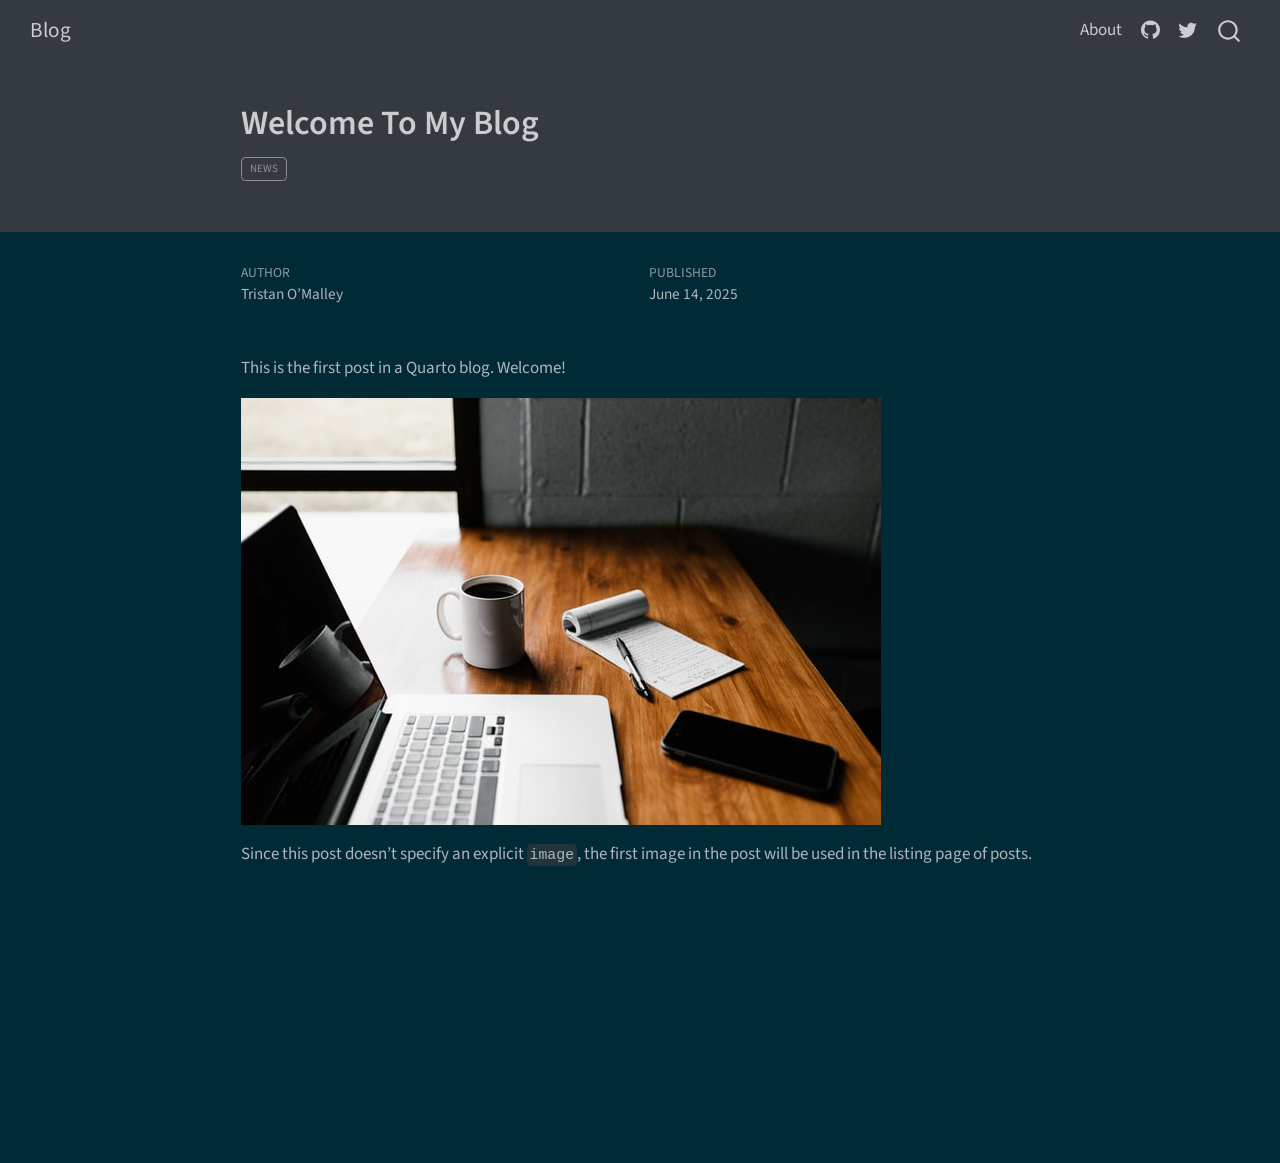
<file: docs/posts/welcome/index.html>
<!DOCTYPE html>
<html xmlns="http://www.w3.org/1999/xhtml" lang="en" xml:lang="en"><head>

<meta charset="utf-8">
<meta name="generator" content="quarto-1.9.36">

<meta name="viewport" content="width=device-width, initial-scale=1.0, user-scalable=yes">

<meta name="author" content="Tristan O’Malley">
<meta name="dcterms.date" content="2025-06-14">

<title>Welcome To My Blog – Blog</title>
<style>
/* Default styles provided by pandoc.
** See https://pandoc.org/MANUAL.html#variables-for-html for config info.
*/
code{white-space: pre-wrap;}
span.smallcaps{font-variant: small-caps;}
div.columns{display: flex; gap: min(4vw, 1.5em);}
div.column{flex: auto; overflow-x: auto;}
div.hanging-indent{margin-left: 1.5em; text-indent: -1.5em;}
ul.task-list{list-style: none;}
ul.task-list li input[type="checkbox"] {
  width: 0.8em;
  margin: 0 0.8em 0.2em -1em; /* quarto-specific, see https://github.com/quarto-dev/quarto-cli/issues/4556 */ 
  vertical-align: middle;
}
</style>


<script src="../../site_libs/quarto-nav/quarto-nav.js"></script>
<script src="../../site_libs/quarto-nav/headroom.min.js"></script>
<script src="../../site_libs/clipboard/clipboard.min.js"></script>
<script src="../../site_libs/quarto-search/autocomplete.umd.js"></script>
<script src="../../site_libs/quarto-search/fuse.min.js"></script>
<script src="../../site_libs/quarto-search/quarto-search.js"></script>
<meta name="quarto:offset" content="../../">
<script src="../../site_libs/quarto-html/quarto.js" type="module"></script>
<script src="../../site_libs/quarto-html/tabsets/tabsets.js" type="module"></script>
<script src="../../site_libs/quarto-html/popper.min.js"></script>
<script src="../../site_libs/quarto-html/tippy.umd.min.js"></script>
<script src="../../site_libs/quarto-html/anchor.min.js"></script>
<link href="../../site_libs/quarto-html/tippy.css" rel="stylesheet">
<link href="../../site_libs/quarto-html/quarto-syntax-highlighting-dark-f418161beb48e0141c760e455f12af2c.css" rel="stylesheet" id="quarto-text-highlighting-styles">
<script src="../../site_libs/bootstrap/bootstrap.min.js"></script>
<link href="../../site_libs/bootstrap/bootstrap-icons.css" rel="stylesheet">
<link href="../../site_libs/bootstrap/bootstrap-402f707745bb92ebf2a4a696c1ba8d49.min.css" rel="stylesheet" append-hash="true" id="quarto-bootstrap" data-mode="dark">
<script id="quarto-search-options" type="application/json">{
  "location": "navbar",
  "copy-button": false,
  "collapse-after": 3,
  "panel-placement": "end",
  "type": "overlay",
  "limit": 50,
  "keyboard-shortcut": [
    "f",
    "/",
    "s"
  ],
  "show-item-context": false,
  "language": {
    "search-no-results-text": "No results",
    "search-matching-documents-text": "matching documents",
    "search-copy-link-title": "Copy link to search",
    "search-hide-matches-text": "Hide additional matches",
    "search-more-match-text": "more match in this document",
    "search-more-matches-text": "more matches in this document",
    "search-clear-button-title": "Clear",
    "search-text-placeholder": "",
    "search-detached-cancel-button-title": "Cancel",
    "search-submit-button-title": "Submit",
    "search-label": "Search"
  }
}</script>


<link rel="stylesheet" href="../../styles.css">
</head>

<body class="nav-fixed fullcontent quarto-light">

<div id="quarto-search-results"></div>
  <header id="quarto-header" class="headroom fixed-top quarto-banner">
    <nav class="navbar navbar-expand-lg " data-bs-theme="dark">
      <div class="navbar-container container-fluid">
      <div class="navbar-brand-container mx-auto">
    <a class="navbar-brand" href="../../index.html">
    <span class="navbar-title">Blog</span>
    </a>
  </div>
            <div id="quarto-search" class="" title="Search"></div>
          <button class="navbar-toggler" type="button" data-bs-toggle="collapse" data-bs-target="#navbarCollapse" aria-controls="navbarCollapse" role="menu" aria-expanded="false" aria-label="Toggle navigation" onclick="if (window.quartoToggleHeadroom) { window.quartoToggleHeadroom(); }">
  <span class="navbar-toggler-icon"></span>
</button>
          <div class="collapse navbar-collapse" id="navbarCollapse">
            <ul class="navbar-nav navbar-nav-scroll ms-auto">
  <li class="nav-item">
    <a class="nav-link" href="../../about.html"> 
<span class="menu-text">About</span></a>
  </li>  
  <li class="nav-item compact">
    <a class="nav-link" href="https://github.com/"> <i class="bi bi-github" role="img">
</i> 
<span class="menu-text"></span></a>
  </li>  
  <li class="nav-item compact">
    <a class="nav-link" href="https://twitter.com"> <i class="bi bi-twitter" role="img">
</i> 
<span class="menu-text"></span></a>
  </li>  
</ul>
          </div> <!-- /navcollapse -->
            <div class="quarto-navbar-tools">
</div>
      </div> <!-- /container-fluid -->
    </nav>
</header>
<!-- content -->
<header id="title-block-header" class="quarto-title-block default page-columns page-full">
  <div class="quarto-title-banner page-columns page-full">
    <div class="quarto-title column-body">
      <h1 class="title">Welcome To My Blog</h1>
                                <div class="quarto-categories">
                <div class="quarto-category">news</div>
              </div>
                  </div>
  </div>
    
  
  <div class="quarto-title-meta">

      <div>
      <div class="quarto-title-meta-heading">Author</div>
      <div class="quarto-title-meta-contents">
               <p>Tristan O’Malley </p>
            </div>
    </div>
      
      <div>
      <div class="quarto-title-meta-heading">Published</div>
      <div class="quarto-title-meta-contents">
        <p class="date">June 14, 2025</p>
      </div>
    </div>
    
      
    </div>
    
  
  </header><div id="quarto-content" class="quarto-container page-columns page-rows-contents page-layout-article page-navbar">
<!-- sidebar -->
<!-- margin-sidebar -->
    
<!-- main -->
<main class="content quarto-banner-title-block" id="quarto-document-content">





<p>This is the first post in a Quarto blog. Welcome!</p>
<p><img src="thumbnail.jpg" class="img-fluid"></p>
<p>Since this post doesn’t specify an explicit <code>image</code>, the first image in the post will be used in the listing page of posts.</p>



</main> <!-- /main -->
<script id="quarto-html-after-body" type="application/javascript">
  window.document.addEventListener("DOMContentLoaded", function (event) {
    const icon = "";
    const anchorJS = new window.AnchorJS();
    anchorJS.options = {
      placement: 'right',
      icon: icon
    };
    anchorJS.add('.anchored');
    const isCodeAnnotation = (el) => {
      for (const clz of el.classList) {
        if (clz.startsWith('code-annotation-')) {                     
          return true;
        }
      }
      return false;
    }
    const onCopySuccess = function(e) {
      // button target
      const button = e.trigger;
      // don't keep focus
      button.blur();
      // flash "checked"
      button.classList.add('code-copy-button-checked');
      var currentTitle = button.getAttribute("title");
      button.setAttribute("title", "Copied!");
      let tooltip;
      if (window.bootstrap) {
        button.setAttribute("data-bs-toggle", "tooltip");
        button.setAttribute("data-bs-placement", "left");
        button.setAttribute("data-bs-title", "Copied!");
        tooltip = new bootstrap.Tooltip(button, 
          { trigger: "manual", 
            customClass: "code-copy-button-tooltip",
            offset: [0, -8]});
        tooltip.show();    
      }
      setTimeout(function() {
        if (tooltip) {
          tooltip.hide();
          button.removeAttribute("data-bs-title");
          button.removeAttribute("data-bs-toggle");
          button.removeAttribute("data-bs-placement");
        }
        button.setAttribute("title", currentTitle);
        button.classList.remove('code-copy-button-checked');
      }, 1000);
      // clear code selection
      e.clearSelection();
    }
    const getTextToCopy = function(trigger) {
      const outerScaffold = trigger.parentElement.cloneNode(true);
      const codeEl = outerScaffold.querySelector('code');
      for (const childEl of codeEl.children) {
        if (isCodeAnnotation(childEl)) {
          childEl.remove();
        }
      }
      return codeEl.innerText;
    }
    const clipboard = new window.ClipboardJS('.code-copy-button:not([data-in-quarto-modal])', {
      text: getTextToCopy
    });
    clipboard.on('success', onCopySuccess);
    if (window.document.getElementById('quarto-embedded-source-code-modal')) {
      const clipboardModal = new window.ClipboardJS('.code-copy-button[data-in-quarto-modal]', {
        text: getTextToCopy,
        container: window.document.getElementById('quarto-embedded-source-code-modal')
      });
      clipboardModal.on('success', onCopySuccess);
    }
      var localhostRegex = new RegExp(/^(?:http|https):\/\/localhost\:?[0-9]*\//);
      var mailtoRegex = new RegExp(/^mailto:/);
        var filterRegex = new RegExp('/' + window.location.host + '/');
      var isInternal = (href) => {
          return filterRegex.test(href) || localhostRegex.test(href) || mailtoRegex.test(href);
      }
      // Inspect non-navigation links and adorn them if external
     var links = window.document.querySelectorAll('a[href]:not(.nav-link):not(.navbar-brand):not(.toc-action):not(.sidebar-link):not(.sidebar-item-toggle):not(.pagination-link):not(.no-external):not([aria-hidden]):not(.dropdown-item):not(.quarto-navigation-tool):not(.about-link)');
      for (var i=0; i<links.length; i++) {
        const link = links[i];
        if (!isInternal(link.href)) {
          // undo the damage that might have been done by quarto-nav.js in the case of
          // links that we want to consider external
          if (link.dataset.originalHref !== undefined) {
            link.href = link.dataset.originalHref;
          }
        }
      }
    function tippyHover(el, contentFn, onTriggerFn, onUntriggerFn) {
      const config = {
        allowHTML: true,
        maxWidth: 500,
        delay: 100,
        arrow: false,
        appendTo: function(el) {
            return el.parentElement;
        },
        interactive: true,
        interactiveBorder: 10,
        theme: 'quarto',
        placement: 'bottom-start',
      };
      if (contentFn) {
        config.content = contentFn;
      }
      if (onTriggerFn) {
        config.onTrigger = onTriggerFn;
      }
      if (onUntriggerFn) {
        config.onUntrigger = onUntriggerFn;
      }
      window.tippy(el, config); 
    }
    const noterefs = window.document.querySelectorAll('a[role="doc-noteref"]');
    for (var i=0; i<noterefs.length; i++) {
      const ref = noterefs[i];
      tippyHover(ref, function() {
        // use id or data attribute instead here
        let href = ref.getAttribute('data-footnote-href') || ref.getAttribute('href');
        try { href = new URL(href).hash; } catch {}
        const id = href.replace(/^#\/?/, "");
        const note = window.document.getElementById(id);
        if (note) {
          return note.innerHTML;
        } else {
          return "";
        }
      });
    }
    const xrefs = window.document.querySelectorAll('a.quarto-xref');
    const processXRef = (id, note) => {
      // Strip column container classes
      const stripColumnClz = (el) => {
        el.classList.remove("page-full", "page-columns");
        if (el.children) {
          for (const child of el.children) {
            stripColumnClz(child);
          }
        }
      }
      stripColumnClz(note)
      if (id === null || id.startsWith('sec-')) {
        // Special case sections, only their first couple elements
        const container = document.createElement("div");
        if (note.children && note.children.length > 2) {
          container.appendChild(note.children[0].cloneNode(true));
          for (let i = 1; i < note.children.length; i++) {
            const child = note.children[i];
            if (child.tagName === "P" && child.innerText === "") {
              continue;
            } else {
              container.appendChild(child.cloneNode(true));
              break;
            }
          }
          if (window.Quarto?.typesetMath) {
            window.Quarto.typesetMath(container);
          }
          return container.innerHTML
        } else {
          if (window.Quarto?.typesetMath) {
            window.Quarto.typesetMath(note);
          }
          return note.innerHTML;
        }
      } else {
        // Remove any anchor links if they are present
        const anchorLink = note.querySelector('a.anchorjs-link');
        if (anchorLink) {
          anchorLink.remove();
        }
        if (window.Quarto?.typesetMath) {
          window.Quarto.typesetMath(note);
        }
        if (note.classList.contains("callout")) {
          return note.outerHTML;
        } else {
          return note.innerHTML;
        }
      }
    }
    for (var i=0; i<xrefs.length; i++) {
      const xref = xrefs[i];
      tippyHover(xref, undefined, function(instance) {
        instance.disable();
        let url = xref.getAttribute('href');
        let hash = undefined; 
        if (url.startsWith('#')) {
          hash = url;
        } else {
          try { hash = new URL(url).hash; } catch {}
        }
        if (hash) {
          const id = hash.replace(/^#\/?/, "");
          const note = window.document.getElementById(id);
          if (note !== null) {
            try {
              const html = processXRef(id, note.cloneNode(true));
              instance.setContent(html);
            } finally {
              instance.enable();
              instance.show();
            }
          } else {
            // See if we can fetch this
            fetch(url.split('#')[0])
            .then(res => res.text())
            .then(html => {
              const parser = new DOMParser();
              const htmlDoc = parser.parseFromString(html, "text/html");
              const note = htmlDoc.getElementById(id);
              if (note !== null) {
                const html = processXRef(id, note);
                instance.setContent(html);
              } 
            }).finally(() => {
              instance.enable();
              instance.show();
            });
          }
        } else {
          // See if we can fetch a full url (with no hash to target)
          // This is a special case and we should probably do some content thinning / targeting
          fetch(url)
          .then(res => res.text())
          .then(html => {
            const parser = new DOMParser();
            const htmlDoc = parser.parseFromString(html, "text/html");
            const note = htmlDoc.querySelector('main.content');
            if (note !== null) {
              // This should only happen for chapter cross references
              // (since there is no id in the URL)
              // remove the first header
              if (note.children.length > 0 && note.children[0].tagName === "HEADER") {
                note.children[0].remove();
              }
              const html = processXRef(null, note);
              instance.setContent(html);
            } 
          }).finally(() => {
            instance.enable();
            instance.show();
          });
        }
      }, function(instance) {
      });
    }
        let selectedAnnoteEl;
        const selectorForAnnotation = ( cell, annotation) => {
          let cellAttr = 'data-code-cell="' + cell + '"';
          let lineAttr = 'data-code-annotation="' +  annotation + '"';
          const selector = 'span[' + cellAttr + '][' + lineAttr + ']';
          return selector;
        }
        const selectCodeLines = (annoteEl) => {
          const doc = window.document;
          const targetCell = annoteEl.getAttribute("data-target-cell");
          const targetAnnotation = annoteEl.getAttribute("data-target-annotation");
          const annoteSpan = window.document.querySelector(selectorForAnnotation(targetCell, targetAnnotation));
          const lines = annoteSpan.getAttribute("data-code-lines").split(",");
          const lineIds = lines.map((line) => {
            return targetCell + "-" + line;
          })
          let top = null;
          let height = null;
          let parent = null;
          if (lineIds.length > 0) {
              //compute the position of the single el (top and bottom and make a div)
              const el = window.document.getElementById(lineIds[0]);
              top = el.offsetTop;
              height = el.offsetHeight;
              parent = el.parentElement.parentElement;
            if (lineIds.length > 1) {
              const lastEl = window.document.getElementById(lineIds[lineIds.length - 1]);
              const bottom = lastEl.offsetTop + lastEl.offsetHeight;
              height = bottom - top;
            }
            if (top !== null && height !== null && parent !== null) {
              // cook up a div (if necessary) and position it 
              let div = window.document.getElementById("code-annotation-line-highlight");
              if (div === null) {
                div = window.document.createElement("div");
                div.setAttribute("id", "code-annotation-line-highlight");
                div.style.position = 'absolute';
                parent.appendChild(div);
              }
              div.style.top = top - 2 + "px";
              div.style.height = height + 4 + "px";
              div.style.left = 0;
              let gutterDiv = window.document.getElementById("code-annotation-line-highlight-gutter");
              if (gutterDiv === null) {
                gutterDiv = window.document.createElement("div");
                gutterDiv.setAttribute("id", "code-annotation-line-highlight-gutter");
                gutterDiv.style.position = 'absolute';
                const codeCell = window.document.getElementById(targetCell);
                const gutter = codeCell.querySelector('.code-annotation-gutter');
                gutter.appendChild(gutterDiv);
              }
              gutterDiv.style.top = top - 2 + "px";
              gutterDiv.style.height = height + 4 + "px";
            }
            selectedAnnoteEl = annoteEl;
          }
        };
        const unselectCodeLines = () => {
          const elementsIds = ["code-annotation-line-highlight", "code-annotation-line-highlight-gutter"];
          elementsIds.forEach((elId) => {
            const div = window.document.getElementById(elId);
            if (div) {
              div.remove();
            }
          });
          selectedAnnoteEl = undefined;
        };
          // Handle positioning of the toggle
      window.addEventListener(
        "resize",
        throttle(() => {
          elRect = undefined;
          if (selectedAnnoteEl) {
            selectCodeLines(selectedAnnoteEl);
          }
        }, 10)
      );
      function throttle(fn, ms) {
      let throttle = false;
      let timer;
        return (...args) => {
          if(!throttle) { // first call gets through
              fn.apply(this, args);
              throttle = true;
          } else { // all the others get throttled
              if(timer) clearTimeout(timer); // cancel #2
              timer = setTimeout(() => {
                fn.apply(this, args);
                timer = throttle = false;
              }, ms);
          }
        };
      }
        // Attach click handler to the DT
        const annoteDls = window.document.querySelectorAll('dt[data-target-cell]');
        for (const annoteDlNode of annoteDls) {
          annoteDlNode.addEventListener('click', (event) => {
            const clickedEl = event.target;
            if (clickedEl !== selectedAnnoteEl) {
              unselectCodeLines();
              const activeEl = window.document.querySelector('dt[data-target-cell].code-annotation-active');
              if (activeEl) {
                activeEl.classList.remove('code-annotation-active');
              }
              selectCodeLines(clickedEl);
              clickedEl.classList.add('code-annotation-active');
            } else {
              // Unselect the line
              unselectCodeLines();
              clickedEl.classList.remove('code-annotation-active');
            }
          });
        }
    const findCites = (el) => {
      const parentEl = el.parentElement;
      if (parentEl) {
        const cites = parentEl.dataset.cites;
        if (cites) {
          return {
            el,
            cites: cites.split(' ')
          };
        } else {
          return findCites(el.parentElement)
        }
      } else {
        return undefined;
      }
    };
    var bibliorefs = window.document.querySelectorAll('a[role="doc-biblioref"]');
    for (var i=0; i<bibliorefs.length; i++) {
      const ref = bibliorefs[i];
      const citeInfo = findCites(ref);
      if (citeInfo) {
        tippyHover(citeInfo.el, function() {
          var popup = window.document.createElement('div');
          citeInfo.cites.forEach(function(cite) {
            var citeDiv = window.document.createElement('div');
            citeDiv.classList.add('hanging-indent');
            citeDiv.classList.add('csl-entry');
            var biblioDiv = window.document.getElementById('ref-' + cite);
            if (biblioDiv) {
              citeDiv.innerHTML = biblioDiv.innerHTML;
            }
            popup.appendChild(citeDiv);
          });
          return popup.innerHTML;
        });
      }
    }
  });
  </script>
</div> <!-- /content -->




</body></html>
</file>
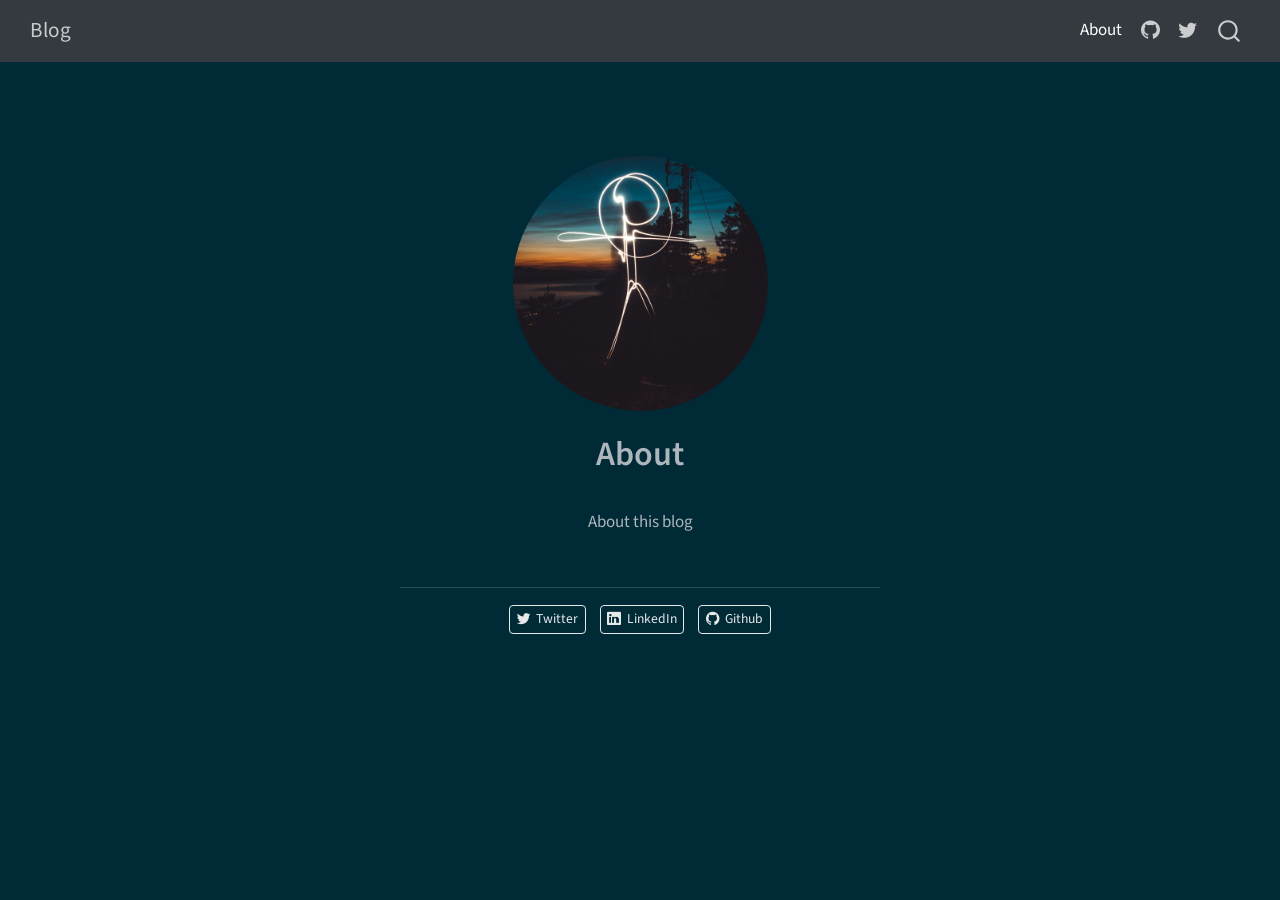
<file: about.html>
<!DOCTYPE html>
<html xmlns="http://www.w3.org/1999/xhtml" lang="en" xml:lang="en"><head>

<meta charset="utf-8">
<meta name="generator" content="quarto-1.6.42">

<meta name="viewport" content="width=device-width, initial-scale=1.0, user-scalable=yes">


<title>About – Blog</title>
<style>
code{white-space: pre-wrap;}
span.smallcaps{font-variant: small-caps;}
div.columns{display: flex; gap: min(4vw, 1.5em);}
div.column{flex: auto; overflow-x: auto;}
div.hanging-indent{margin-left: 1.5em; text-indent: -1.5em;}
ul.task-list{list-style: none;}
ul.task-list li input[type="checkbox"] {
  width: 0.8em;
  margin: 0 0.8em 0.2em -1em; /* quarto-specific, see https://github.com/quarto-dev/quarto-cli/issues/4556 */ 
  vertical-align: middle;
}
</style>


<script src="site_libs/quarto-nav/quarto-nav.js"></script>
<script src="site_libs/quarto-nav/headroom.min.js"></script>
<script src="site_libs/clipboard/clipboard.min.js"></script>
<script src="site_libs/quarto-search/autocomplete.umd.js"></script>
<script src="site_libs/quarto-search/fuse.min.js"></script>
<script src="site_libs/quarto-search/quarto-search.js"></script>
<meta name="quarto:offset" content="./">
<script src="site_libs/quarto-html/quarto.js"></script>
<script src="site_libs/quarto-html/popper.min.js"></script>
<script src="site_libs/quarto-html/tippy.umd.min.js"></script>
<link href="site_libs/quarto-html/tippy.css" rel="stylesheet">
<link href="site_libs/quarto-html/quarto-syntax-highlighting-dark-b53751a350365c71b6c909e95f209ed1.css" rel="stylesheet" id="quarto-text-highlighting-styles">
<script src="site_libs/bootstrap/bootstrap.min.js"></script>
<link href="site_libs/bootstrap/bootstrap-icons.css" rel="stylesheet">
<link href="site_libs/bootstrap/bootstrap-facd30bd6cd4d5c9567c8a5b7d77199b.min.css" rel="stylesheet" append-hash="true" id="quarto-bootstrap" data-mode="dark">
<script id="quarto-search-options" type="application/json">{
  "location": "navbar",
  "copy-button": false,
  "collapse-after": 3,
  "panel-placement": "end",
  "type": "overlay",
  "limit": 50,
  "keyboard-shortcut": [
    "f",
    "/",
    "s"
  ],
  "show-item-context": false,
  "language": {
    "search-no-results-text": "No results",
    "search-matching-documents-text": "matching documents",
    "search-copy-link-title": "Copy link to search",
    "search-hide-matches-text": "Hide additional matches",
    "search-more-match-text": "more match in this document",
    "search-more-matches-text": "more matches in this document",
    "search-clear-button-title": "Clear",
    "search-text-placeholder": "",
    "search-detached-cancel-button-title": "Cancel",
    "search-submit-button-title": "Submit",
    "search-label": "Search"
  }
}</script>


<link rel="stylesheet" href="styles.css">
</head>

<body class="nav-fixed fullcontent">

<div id="quarto-search-results"></div>
  <header id="quarto-header" class="headroom fixed-top">
    <nav class="navbar navbar-expand-lg " data-bs-theme="dark">
      <div class="navbar-container container-fluid">
      <div class="navbar-brand-container mx-auto">
    <a class="navbar-brand" href="./index.html">
    <span class="navbar-title">Blog</span>
    </a>
  </div>
            <div id="quarto-search" class="" title="Search"></div>
          <button class="navbar-toggler" type="button" data-bs-toggle="collapse" data-bs-target="#navbarCollapse" aria-controls="navbarCollapse" role="menu" aria-expanded="false" aria-label="Toggle navigation" onclick="if (window.quartoToggleHeadroom) { window.quartoToggleHeadroom(); }">
  <span class="navbar-toggler-icon"></span>
</button>
          <div class="collapse navbar-collapse" id="navbarCollapse">
            <ul class="navbar-nav navbar-nav-scroll ms-auto">
  <li class="nav-item">
    <a class="nav-link active" href="./about.html" aria-current="page"> 
<span class="menu-text">About</span></a>
  </li>  
  <li class="nav-item compact">
    <a class="nav-link" href="https://github.com/"> <i class="bi bi-github" role="img">
</i> 
<span class="menu-text"></span></a>
  </li>  
  <li class="nav-item compact">
    <a class="nav-link" href="https://twitter.com"> <i class="bi bi-twitter" role="img">
</i> 
<span class="menu-text"></span></a>
  </li>  
</ul>
          </div> <!-- /navcollapse -->
            <div class="quarto-navbar-tools">
</div>
      </div> <!-- /container-fluid -->
    </nav>
</header>
<!-- content -->
<div id="quarto-content" class="quarto-container page-columns page-rows-contents page-layout-article page-navbar">
<!-- sidebar -->
<!-- margin-sidebar -->
    
<!-- main -->
<div class="quarto-about-jolla">
  <img src="profile.jpg" class="about-image
  round " style="height: 15em; width: 15em;">
 <header id="title-block-header" class="quarto-title-block default">
<div class="quarto-title">
<h1 class="title">About</h1>
</div>
<div class="quarto-title-meta">
  </div>
</header><main class="content" id="quarto-document-content">
<p>About this blog</p>


</main> 
  <hr class="about-sep">
   <div class="about-links">
  <a href="https://twitter.com" class="about-link" rel="" target="">
    <i class="bi bi-twitter"></i>
     <span class="about-link-text">Twitter</span>
  </a>
  <a href="https://linkedin.com" class="about-link" rel="" target="">
    <i class="bi bi-linkedin"></i>
     <span class="about-link-text">LinkedIn</span>
  </a>
  <a href="https://github.com" class="about-link" rel="" target="">
    <i class="bi bi-github"></i>
     <span class="about-link-text">Github</span>
  </a>
</div>
</div>
 <!-- /main -->
<script id="quarto-html-after-body" type="application/javascript">
window.document.addEventListener("DOMContentLoaded", function (event) {
  const toggleBodyColorMode = (bsSheetEl) => {
    const mode = bsSheetEl.getAttribute("data-mode");
    const bodyEl = window.document.querySelector("body");
    if (mode === "dark") {
      bodyEl.classList.add("quarto-dark");
      bodyEl.classList.remove("quarto-light");
    } else {
      bodyEl.classList.add("quarto-light");
      bodyEl.classList.remove("quarto-dark");
    }
  }
  const toggleBodyColorPrimary = () => {
    const bsSheetEl = window.document.querySelector("link#quarto-bootstrap");
    if (bsSheetEl) {
      toggleBodyColorMode(bsSheetEl);
    }
  }
  toggleBodyColorPrimary();  
  const isCodeAnnotation = (el) => {
    for (const clz of el.classList) {
      if (clz.startsWith('code-annotation-')) {                     
        return true;
      }
    }
    return false;
  }
  const onCopySuccess = function(e) {
    // button target
    const button = e.trigger;
    // don't keep focus
    button.blur();
    // flash "checked"
    button.classList.add('code-copy-button-checked');
    var currentTitle = button.getAttribute("title");
    button.setAttribute("title", "Copied!");
    let tooltip;
    if (window.bootstrap) {
      button.setAttribute("data-bs-toggle", "tooltip");
      button.setAttribute("data-bs-placement", "left");
      button.setAttribute("data-bs-title", "Copied!");
      tooltip = new bootstrap.Tooltip(button, 
        { trigger: "manual", 
          customClass: "code-copy-button-tooltip",
          offset: [0, -8]});
      tooltip.show();    
    }
    setTimeout(function() {
      if (tooltip) {
        tooltip.hide();
        button.removeAttribute("data-bs-title");
        button.removeAttribute("data-bs-toggle");
        button.removeAttribute("data-bs-placement");
      }
      button.setAttribute("title", currentTitle);
      button.classList.remove('code-copy-button-checked');
    }, 1000);
    // clear code selection
    e.clearSelection();
  }
  const getTextToCopy = function(trigger) {
      const codeEl = trigger.previousElementSibling.cloneNode(true);
      for (const childEl of codeEl.children) {
        if (isCodeAnnotation(childEl)) {
          childEl.remove();
        }
      }
      return codeEl.innerText;
  }
  const clipboard = new window.ClipboardJS('.code-copy-button:not([data-in-quarto-modal])', {
    text: getTextToCopy
  });
  clipboard.on('success', onCopySuccess);
  if (window.document.getElementById('quarto-embedded-source-code-modal')) {
    const clipboardModal = new window.ClipboardJS('.code-copy-button[data-in-quarto-modal]', {
      text: getTextToCopy,
      container: window.document.getElementById('quarto-embedded-source-code-modal')
    });
    clipboardModal.on('success', onCopySuccess);
  }
    var localhostRegex = new RegExp(/^(?:http|https):\/\/localhost\:?[0-9]*\//);
    var mailtoRegex = new RegExp(/^mailto:/);
      var filterRegex = new RegExp('/' + window.location.host + '/');
    var isInternal = (href) => {
        return filterRegex.test(href) || localhostRegex.test(href) || mailtoRegex.test(href);
    }
    // Inspect non-navigation links and adorn them if external
 	var links = window.document.querySelectorAll('a[href]:not(.nav-link):not(.navbar-brand):not(.toc-action):not(.sidebar-link):not(.sidebar-item-toggle):not(.pagination-link):not(.no-external):not([aria-hidden]):not(.dropdown-item):not(.quarto-navigation-tool):not(.about-link)');
    for (var i=0; i<links.length; i++) {
      const link = links[i];
      if (!isInternal(link.href)) {
        // undo the damage that might have been done by quarto-nav.js in the case of
        // links that we want to consider external
        if (link.dataset.originalHref !== undefined) {
          link.href = link.dataset.originalHref;
        }
      }
    }
  function tippyHover(el, contentFn, onTriggerFn, onUntriggerFn) {
    const config = {
      allowHTML: true,
      maxWidth: 500,
      delay: 100,
      arrow: false,
      appendTo: function(el) {
          return el.parentElement;
      },
      interactive: true,
      interactiveBorder: 10,
      theme: 'quarto',
      placement: 'bottom-start',
    };
    if (contentFn) {
      config.content = contentFn;
    }
    if (onTriggerFn) {
      config.onTrigger = onTriggerFn;
    }
    if (onUntriggerFn) {
      config.onUntrigger = onUntriggerFn;
    }
    window.tippy(el, config); 
  }
  const noterefs = window.document.querySelectorAll('a[role="doc-noteref"]');
  for (var i=0; i<noterefs.length; i++) {
    const ref = noterefs[i];
    tippyHover(ref, function() {
      // use id or data attribute instead here
      let href = ref.getAttribute('data-footnote-href') || ref.getAttribute('href');
      try { href = new URL(href).hash; } catch {}
      const id = href.replace(/^#\/?/, "");
      const note = window.document.getElementById(id);
      if (note) {
        return note.innerHTML;
      } else {
        return "";
      }
    });
  }
  const xrefs = window.document.querySelectorAll('a.quarto-xref');
  const processXRef = (id, note) => {
    // Strip column container classes
    const stripColumnClz = (el) => {
      el.classList.remove("page-full", "page-columns");
      if (el.children) {
        for (const child of el.children) {
          stripColumnClz(child);
        }
      }
    }
    stripColumnClz(note)
    if (id === null || id.startsWith('sec-')) {
      // Special case sections, only their first couple elements
      const container = document.createElement("div");
      if (note.children && note.children.length > 2) {
        container.appendChild(note.children[0].cloneNode(true));
        for (let i = 1; i < note.children.length; i++) {
          const child = note.children[i];
          if (child.tagName === "P" && child.innerText === "") {
            continue;
          } else {
            container.appendChild(child.cloneNode(true));
            break;
          }
        }
        if (window.Quarto?.typesetMath) {
          window.Quarto.typesetMath(container);
        }
        return container.innerHTML
      } else {
        if (window.Quarto?.typesetMath) {
          window.Quarto.typesetMath(note);
        }
        return note.innerHTML;
      }
    } else {
      // Remove any anchor links if they are present
      const anchorLink = note.querySelector('a.anchorjs-link');
      if (anchorLink) {
        anchorLink.remove();
      }
      if (window.Quarto?.typesetMath) {
        window.Quarto.typesetMath(note);
      }
      if (note.classList.contains("callout")) {
        return note.outerHTML;
      } else {
        return note.innerHTML;
      }
    }
  }
  for (var i=0; i<xrefs.length; i++) {
    const xref = xrefs[i];
    tippyHover(xref, undefined, function(instance) {
      instance.disable();
      let url = xref.getAttribute('href');
      let hash = undefined; 
      if (url.startsWith('#')) {
        hash = url;
      } else {
        try { hash = new URL(url).hash; } catch {}
      }
      if (hash) {
        const id = hash.replace(/^#\/?/, "");
        const note = window.document.getElementById(id);
        if (note !== null) {
          try {
            const html = processXRef(id, note.cloneNode(true));
            instance.setContent(html);
          } finally {
            instance.enable();
            instance.show();
          }
        } else {
          // See if we can fetch this
          fetch(url.split('#')[0])
          .then(res => res.text())
          .then(html => {
            const parser = new DOMParser();
            const htmlDoc = parser.parseFromString(html, "text/html");
            const note = htmlDoc.getElementById(id);
            if (note !== null) {
              const html = processXRef(id, note);
              instance.setContent(html);
            } 
          }).finally(() => {
            instance.enable();
            instance.show();
          });
        }
      } else {
        // See if we can fetch a full url (with no hash to target)
        // This is a special case and we should probably do some content thinning / targeting
        fetch(url)
        .then(res => res.text())
        .then(html => {
          const parser = new DOMParser();
          const htmlDoc = parser.parseFromString(html, "text/html");
          const note = htmlDoc.querySelector('main.content');
          if (note !== null) {
            // This should only happen for chapter cross references
            // (since there is no id in the URL)
            // remove the first header
            if (note.children.length > 0 && note.children[0].tagName === "HEADER") {
              note.children[0].remove();
            }
            const html = processXRef(null, note);
            instance.setContent(html);
          } 
        }).finally(() => {
          instance.enable();
          instance.show();
        });
      }
    }, function(instance) {
    });
  }
      let selectedAnnoteEl;
      const selectorForAnnotation = ( cell, annotation) => {
        let cellAttr = 'data-code-cell="' + cell + '"';
        let lineAttr = 'data-code-annotation="' +  annotation + '"';
        const selector = 'span[' + cellAttr + '][' + lineAttr + ']';
        return selector;
      }
      const selectCodeLines = (annoteEl) => {
        const doc = window.document;
        const targetCell = annoteEl.getAttribute("data-target-cell");
        const targetAnnotation = annoteEl.getAttribute("data-target-annotation");
        const annoteSpan = window.document.querySelector(selectorForAnnotation(targetCell, targetAnnotation));
        const lines = annoteSpan.getAttribute("data-code-lines").split(",");
        const lineIds = lines.map((line) => {
          return targetCell + "-" + line;
        })
        let top = null;
        let height = null;
        let parent = null;
        if (lineIds.length > 0) {
            //compute the position of the single el (top and bottom and make a div)
            const el = window.document.getElementById(lineIds[0]);
            top = el.offsetTop;
            height = el.offsetHeight;
            parent = el.parentElement.parentElement;
          if (lineIds.length > 1) {
            const lastEl = window.document.getElementById(lineIds[lineIds.length - 1]);
            const bottom = lastEl.offsetTop + lastEl.offsetHeight;
            height = bottom - top;
          }
          if (top !== null && height !== null && parent !== null) {
            // cook up a div (if necessary) and position it 
            let div = window.document.getElementById("code-annotation-line-highlight");
            if (div === null) {
              div = window.document.createElement("div");
              div.setAttribute("id", "code-annotation-line-highlight");
              div.style.position = 'absolute';
              parent.appendChild(div);
            }
            div.style.top = top - 2 + "px";
            div.style.height = height + 4 + "px";
            div.style.left = 0;
            let gutterDiv = window.document.getElementById("code-annotation-line-highlight-gutter");
            if (gutterDiv === null) {
              gutterDiv = window.document.createElement("div");
              gutterDiv.setAttribute("id", "code-annotation-line-highlight-gutter");
              gutterDiv.style.position = 'absolute';
              const codeCell = window.document.getElementById(targetCell);
              const gutter = codeCell.querySelector('.code-annotation-gutter');
              gutter.appendChild(gutterDiv);
            }
            gutterDiv.style.top = top - 2 + "px";
            gutterDiv.style.height = height + 4 + "px";
          }
          selectedAnnoteEl = annoteEl;
        }
      };
      const unselectCodeLines = () => {
        const elementsIds = ["code-annotation-line-highlight", "code-annotation-line-highlight-gutter"];
        elementsIds.forEach((elId) => {
          const div = window.document.getElementById(elId);
          if (div) {
            div.remove();
          }
        });
        selectedAnnoteEl = undefined;
      };
        // Handle positioning of the toggle
    window.addEventListener(
      "resize",
      throttle(() => {
        elRect = undefined;
        if (selectedAnnoteEl) {
          selectCodeLines(selectedAnnoteEl);
        }
      }, 10)
    );
    function throttle(fn, ms) {
    let throttle = false;
    let timer;
      return (...args) => {
        if(!throttle) { // first call gets through
            fn.apply(this, args);
            throttle = true;
        } else { // all the others get throttled
            if(timer) clearTimeout(timer); // cancel #2
            timer = setTimeout(() => {
              fn.apply(this, args);
              timer = throttle = false;
            }, ms);
        }
      };
    }
      // Attach click handler to the DT
      const annoteDls = window.document.querySelectorAll('dt[data-target-cell]');
      for (const annoteDlNode of annoteDls) {
        annoteDlNode.addEventListener('click', (event) => {
          const clickedEl = event.target;
          if (clickedEl !== selectedAnnoteEl) {
            unselectCodeLines();
            const activeEl = window.document.querySelector('dt[data-target-cell].code-annotation-active');
            if (activeEl) {
              activeEl.classList.remove('code-annotation-active');
            }
            selectCodeLines(clickedEl);
            clickedEl.classList.add('code-annotation-active');
          } else {
            // Unselect the line
            unselectCodeLines();
            clickedEl.classList.remove('code-annotation-active');
          }
        });
      }
  const findCites = (el) => {
    const parentEl = el.parentElement;
    if (parentEl) {
      const cites = parentEl.dataset.cites;
      if (cites) {
        return {
          el,
          cites: cites.split(' ')
        };
      } else {
        return findCites(el.parentElement)
      }
    } else {
      return undefined;
    }
  };
  var bibliorefs = window.document.querySelectorAll('a[role="doc-biblioref"]');
  for (var i=0; i<bibliorefs.length; i++) {
    const ref = bibliorefs[i];
    const citeInfo = findCites(ref);
    if (citeInfo) {
      tippyHover(citeInfo.el, function() {
        var popup = window.document.createElement('div');
        citeInfo.cites.forEach(function(cite) {
          var citeDiv = window.document.createElement('div');
          citeDiv.classList.add('hanging-indent');
          citeDiv.classList.add('csl-entry');
          var biblioDiv = window.document.getElementById('ref-' + cite);
          if (biblioDiv) {
            citeDiv.innerHTML = biblioDiv.innerHTML;
          }
          popup.appendChild(citeDiv);
        });
        return popup.innerHTML;
      });
    }
  }
});
</script>
</div> <!-- /content -->




</body></html>
</file>
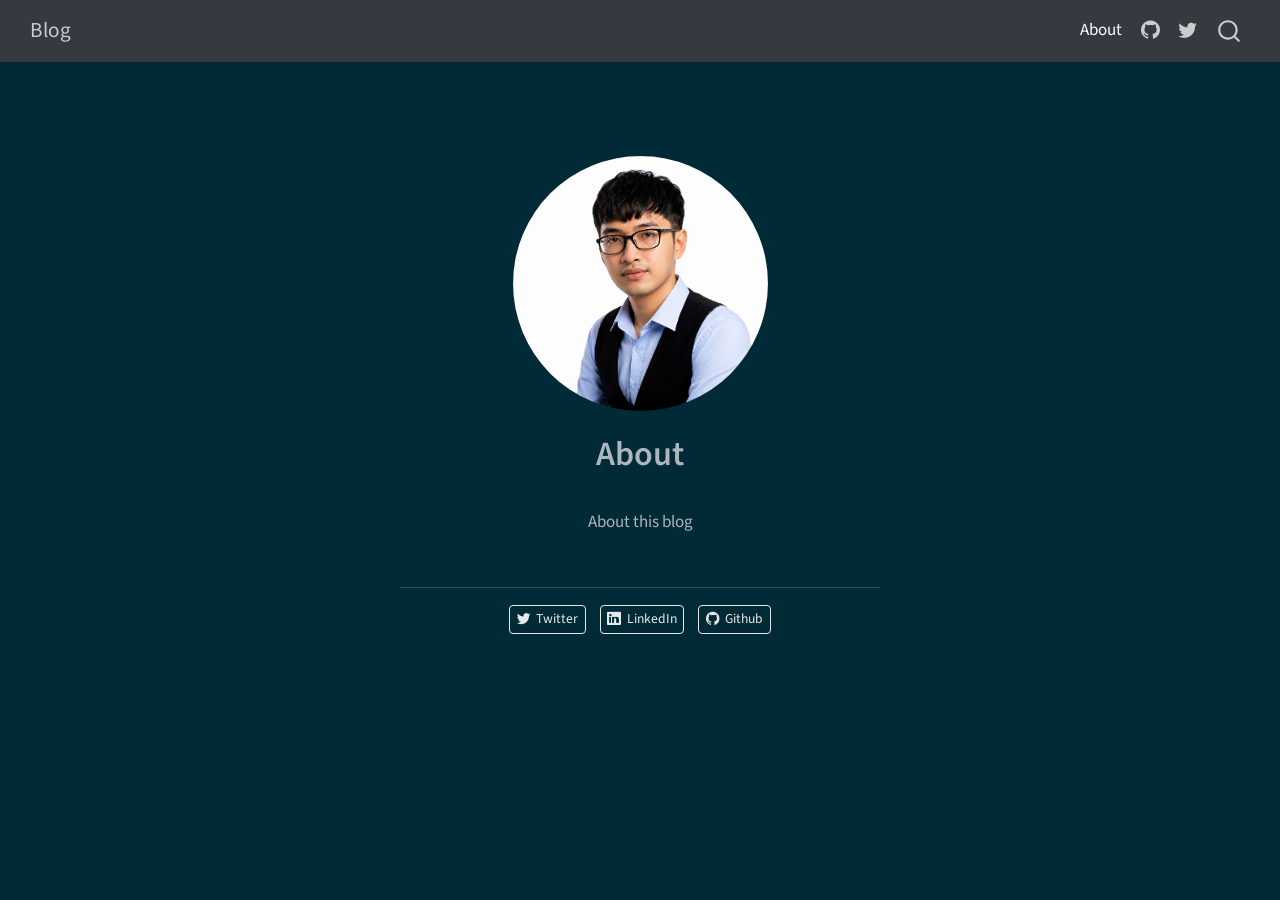
<file: docs/about.html>
<!DOCTYPE html>
<html xmlns="http://www.w3.org/1999/xhtml" lang="en" xml:lang="en"><head>

<meta charset="utf-8">
<meta name="generator" content="quarto-1.9.36">

<meta name="viewport" content="width=device-width, initial-scale=1.0, user-scalable=yes">


<title>About – Blog</title>
<style>
/* Default styles provided by pandoc.
** See https://pandoc.org/MANUAL.html#variables-for-html for config info.
*/
code{white-space: pre-wrap;}
span.smallcaps{font-variant: small-caps;}
div.columns{display: flex; gap: min(4vw, 1.5em);}
div.column{flex: auto; overflow-x: auto;}
div.hanging-indent{margin-left: 1.5em; text-indent: -1.5em;}
ul.task-list{list-style: none;}
ul.task-list li input[type="checkbox"] {
  width: 0.8em;
  margin: 0 0.8em 0.2em -1em; /* quarto-specific, see https://github.com/quarto-dev/quarto-cli/issues/4556 */ 
  vertical-align: middle;
}
</style>


<script src="site_libs/quarto-nav/quarto-nav.js"></script>
<script src="site_libs/quarto-nav/headroom.min.js"></script>
<script src="site_libs/clipboard/clipboard.min.js"></script>
<script src="site_libs/quarto-search/autocomplete.umd.js"></script>
<script src="site_libs/quarto-search/fuse.min.js"></script>
<script src="site_libs/quarto-search/quarto-search.js"></script>
<meta name="quarto:offset" content="./">
<script src="site_libs/quarto-html/quarto.js" type="module"></script>
<script src="site_libs/quarto-html/tabsets/tabsets.js" type="module"></script>
<script src="site_libs/quarto-html/popper.min.js"></script>
<script src="site_libs/quarto-html/tippy.umd.min.js"></script>
<link href="site_libs/quarto-html/tippy.css" rel="stylesheet">
<link href="site_libs/quarto-html/quarto-syntax-highlighting-dark-f418161beb48e0141c760e455f12af2c.css" rel="stylesheet" id="quarto-text-highlighting-styles">
<script src="site_libs/bootstrap/bootstrap.min.js"></script>
<link href="site_libs/bootstrap/bootstrap-icons.css" rel="stylesheet">
<link href="site_libs/bootstrap/bootstrap-402f707745bb92ebf2a4a696c1ba8d49.min.css" rel="stylesheet" append-hash="true" id="quarto-bootstrap" data-mode="dark">
<script id="quarto-search-options" type="application/json">{
  "location": "navbar",
  "copy-button": false,
  "collapse-after": 3,
  "panel-placement": "end",
  "type": "overlay",
  "limit": 50,
  "keyboard-shortcut": [
    "f",
    "/",
    "s"
  ],
  "show-item-context": false,
  "language": {
    "search-no-results-text": "No results",
    "search-matching-documents-text": "matching documents",
    "search-copy-link-title": "Copy link to search",
    "search-hide-matches-text": "Hide additional matches",
    "search-more-match-text": "more match in this document",
    "search-more-matches-text": "more matches in this document",
    "search-clear-button-title": "Clear",
    "search-text-placeholder": "",
    "search-detached-cancel-button-title": "Cancel",
    "search-submit-button-title": "Submit",
    "search-label": "Search"
  }
}</script>


<link rel="stylesheet" href="styles.css">
</head>

<body class="nav-fixed fullcontent quarto-light">

<div id="quarto-search-results"></div>
  <header id="quarto-header" class="headroom fixed-top">
    <nav class="navbar navbar-expand-lg " data-bs-theme="dark">
      <div class="navbar-container container-fluid">
      <div class="navbar-brand-container mx-auto">
    <a class="navbar-brand" href="./index.html">
    <span class="navbar-title">Blog</span>
    </a>
  </div>
            <div id="quarto-search" class="" title="Search"></div>
          <button class="navbar-toggler" type="button" data-bs-toggle="collapse" data-bs-target="#navbarCollapse" aria-controls="navbarCollapse" role="menu" aria-expanded="false" aria-label="Toggle navigation" onclick="if (window.quartoToggleHeadroom) { window.quartoToggleHeadroom(); }">
  <span class="navbar-toggler-icon"></span>
</button>
          <div class="collapse navbar-collapse" id="navbarCollapse">
            <ul class="navbar-nav navbar-nav-scroll ms-auto">
  <li class="nav-item">
    <a class="nav-link active" href="./about.html" aria-current="page"> 
<span class="menu-text">About</span></a>
  </li>  
  <li class="nav-item compact">
    <a class="nav-link" href="https://github.com/"> <i class="bi bi-github" role="img">
</i> 
<span class="menu-text"></span></a>
  </li>  
  <li class="nav-item compact">
    <a class="nav-link" href="https://twitter.com"> <i class="bi bi-twitter" role="img">
</i> 
<span class="menu-text"></span></a>
  </li>  
</ul>
          </div> <!-- /navcollapse -->
            <div class="quarto-navbar-tools">
</div>
      </div> <!-- /container-fluid -->
    </nav>
</header>
<!-- content -->
<div id="quarto-content" class="quarto-container page-columns page-rows-contents page-layout-article page-navbar">
<!-- sidebar -->
<!-- margin-sidebar -->
    
<!-- main -->
<div class="quarto-about-jolla">
  <img src="portrai2.png" class="about-image
  round " style="height: 15em; width: 15em;">
 <header id="title-block-header" class="quarto-title-block default">
<div class="quarto-title">
<h1 class="title">About</h1>
</div>
<div class="quarto-title-meta">
  </div>
</header><main class="content" id="quarto-document-content">
<p>About this blog</p>


</main> 
  <hr class="about-sep">
   <div class="about-links">
  <a href="https://twitter.com" class="about-link" rel="" target="">
    <i class="bi bi-twitter"></i>
     <span class="about-link-text">Twitter</span>
  </a>
  <a href="https://linkedin.com" class="about-link" rel="" target="">
    <i class="bi bi-linkedin"></i>
     <span class="about-link-text">LinkedIn</span>
  </a>
  <a href="https://github.com" class="about-link" rel="" target="">
    <i class="bi bi-github"></i>
     <span class="about-link-text">Github</span>
  </a>
</div>
</div>
 <!-- /main -->
<script id="quarto-html-after-body" type="application/javascript">
  window.document.addEventListener("DOMContentLoaded", function (event) {
    const isCodeAnnotation = (el) => {
      for (const clz of el.classList) {
        if (clz.startsWith('code-annotation-')) {                     
          return true;
        }
      }
      return false;
    }
    const onCopySuccess = function(e) {
      // button target
      const button = e.trigger;
      // don't keep focus
      button.blur();
      // flash "checked"
      button.classList.add('code-copy-button-checked');
      var currentTitle = button.getAttribute("title");
      button.setAttribute("title", "Copied!");
      let tooltip;
      if (window.bootstrap) {
        button.setAttribute("data-bs-toggle", "tooltip");
        button.setAttribute("data-bs-placement", "left");
        button.setAttribute("data-bs-title", "Copied!");
        tooltip = new bootstrap.Tooltip(button, 
          { trigger: "manual", 
            customClass: "code-copy-button-tooltip",
            offset: [0, -8]});
        tooltip.show();    
      }
      setTimeout(function() {
        if (tooltip) {
          tooltip.hide();
          button.removeAttribute("data-bs-title");
          button.removeAttribute("data-bs-toggle");
          button.removeAttribute("data-bs-placement");
        }
        button.setAttribute("title", currentTitle);
        button.classList.remove('code-copy-button-checked');
      }, 1000);
      // clear code selection
      e.clearSelection();
    }
    const getTextToCopy = function(trigger) {
      const outerScaffold = trigger.parentElement.cloneNode(true);
      const codeEl = outerScaffold.querySelector('code');
      for (const childEl of codeEl.children) {
        if (isCodeAnnotation(childEl)) {
          childEl.remove();
        }
      }
      return codeEl.innerText;
    }
    const clipboard = new window.ClipboardJS('.code-copy-button:not([data-in-quarto-modal])', {
      text: getTextToCopy
    });
    clipboard.on('success', onCopySuccess);
    if (window.document.getElementById('quarto-embedded-source-code-modal')) {
      const clipboardModal = new window.ClipboardJS('.code-copy-button[data-in-quarto-modal]', {
        text: getTextToCopy,
        container: window.document.getElementById('quarto-embedded-source-code-modal')
      });
      clipboardModal.on('success', onCopySuccess);
    }
      var localhostRegex = new RegExp(/^(?:http|https):\/\/localhost\:?[0-9]*\//);
      var mailtoRegex = new RegExp(/^mailto:/);
        var filterRegex = new RegExp('/' + window.location.host + '/');
      var isInternal = (href) => {
          return filterRegex.test(href) || localhostRegex.test(href) || mailtoRegex.test(href);
      }
      // Inspect non-navigation links and adorn them if external
     var links = window.document.querySelectorAll('a[href]:not(.nav-link):not(.navbar-brand):not(.toc-action):not(.sidebar-link):not(.sidebar-item-toggle):not(.pagination-link):not(.no-external):not([aria-hidden]):not(.dropdown-item):not(.quarto-navigation-tool):not(.about-link)');
      for (var i=0; i<links.length; i++) {
        const link = links[i];
        if (!isInternal(link.href)) {
          // undo the damage that might have been done by quarto-nav.js in the case of
          // links that we want to consider external
          if (link.dataset.originalHref !== undefined) {
            link.href = link.dataset.originalHref;
          }
        }
      }
    function tippyHover(el, contentFn, onTriggerFn, onUntriggerFn) {
      const config = {
        allowHTML: true,
        maxWidth: 500,
        delay: 100,
        arrow: false,
        appendTo: function(el) {
            return el.parentElement;
        },
        interactive: true,
        interactiveBorder: 10,
        theme: 'quarto',
        placement: 'bottom-start',
      };
      if (contentFn) {
        config.content = contentFn;
      }
      if (onTriggerFn) {
        config.onTrigger = onTriggerFn;
      }
      if (onUntriggerFn) {
        config.onUntrigger = onUntriggerFn;
      }
      window.tippy(el, config); 
    }
    const noterefs = window.document.querySelectorAll('a[role="doc-noteref"]');
    for (var i=0; i<noterefs.length; i++) {
      const ref = noterefs[i];
      tippyHover(ref, function() {
        // use id or data attribute instead here
        let href = ref.getAttribute('data-footnote-href') || ref.getAttribute('href');
        try { href = new URL(href).hash; } catch {}
        const id = href.replace(/^#\/?/, "");
        const note = window.document.getElementById(id);
        if (note) {
          return note.innerHTML;
        } else {
          return "";
        }
      });
    }
    const xrefs = window.document.querySelectorAll('a.quarto-xref');
    const processXRef = (id, note) => {
      // Strip column container classes
      const stripColumnClz = (el) => {
        el.classList.remove("page-full", "page-columns");
        if (el.children) {
          for (const child of el.children) {
            stripColumnClz(child);
          }
        }
      }
      stripColumnClz(note)
      if (id === null || id.startsWith('sec-')) {
        // Special case sections, only their first couple elements
        const container = document.createElement("div");
        if (note.children && note.children.length > 2) {
          container.appendChild(note.children[0].cloneNode(true));
          for (let i = 1; i < note.children.length; i++) {
            const child = note.children[i];
            if (child.tagName === "P" && child.innerText === "") {
              continue;
            } else {
              container.appendChild(child.cloneNode(true));
              break;
            }
          }
          if (window.Quarto?.typesetMath) {
            window.Quarto.typesetMath(container);
          }
          return container.innerHTML
        } else {
          if (window.Quarto?.typesetMath) {
            window.Quarto.typesetMath(note);
          }
          return note.innerHTML;
        }
      } else {
        // Remove any anchor links if they are present
        const anchorLink = note.querySelector('a.anchorjs-link');
        if (anchorLink) {
          anchorLink.remove();
        }
        if (window.Quarto?.typesetMath) {
          window.Quarto.typesetMath(note);
        }
        if (note.classList.contains("callout")) {
          return note.outerHTML;
        } else {
          return note.innerHTML;
        }
      }
    }
    for (var i=0; i<xrefs.length; i++) {
      const xref = xrefs[i];
      tippyHover(xref, undefined, function(instance) {
        instance.disable();
        let url = xref.getAttribute('href');
        let hash = undefined; 
        if (url.startsWith('#')) {
          hash = url;
        } else {
          try { hash = new URL(url).hash; } catch {}
        }
        if (hash) {
          const id = hash.replace(/^#\/?/, "");
          const note = window.document.getElementById(id);
          if (note !== null) {
            try {
              const html = processXRef(id, note.cloneNode(true));
              instance.setContent(html);
            } finally {
              instance.enable();
              instance.show();
            }
          } else {
            // See if we can fetch this
            fetch(url.split('#')[0])
            .then(res => res.text())
            .then(html => {
              const parser = new DOMParser();
              const htmlDoc = parser.parseFromString(html, "text/html");
              const note = htmlDoc.getElementById(id);
              if (note !== null) {
                const html = processXRef(id, note);
                instance.setContent(html);
              } 
            }).finally(() => {
              instance.enable();
              instance.show();
            });
          }
        } else {
          // See if we can fetch a full url (with no hash to target)
          // This is a special case and we should probably do some content thinning / targeting
          fetch(url)
          .then(res => res.text())
          .then(html => {
            const parser = new DOMParser();
            const htmlDoc = parser.parseFromString(html, "text/html");
            const note = htmlDoc.querySelector('main.content');
            if (note !== null) {
              // This should only happen for chapter cross references
              // (since there is no id in the URL)
              // remove the first header
              if (note.children.length > 0 && note.children[0].tagName === "HEADER") {
                note.children[0].remove();
              }
              const html = processXRef(null, note);
              instance.setContent(html);
            } 
          }).finally(() => {
            instance.enable();
            instance.show();
          });
        }
      }, function(instance) {
      });
    }
        let selectedAnnoteEl;
        const selectorForAnnotation = ( cell, annotation) => {
          let cellAttr = 'data-code-cell="' + cell + '"';
          let lineAttr = 'data-code-annotation="' +  annotation + '"';
          const selector = 'span[' + cellAttr + '][' + lineAttr + ']';
          return selector;
        }
        const selectCodeLines = (annoteEl) => {
          const doc = window.document;
          const targetCell = annoteEl.getAttribute("data-target-cell");
          const targetAnnotation = annoteEl.getAttribute("data-target-annotation");
          const annoteSpan = window.document.querySelector(selectorForAnnotation(targetCell, targetAnnotation));
          const lines = annoteSpan.getAttribute("data-code-lines").split(",");
          const lineIds = lines.map((line) => {
            return targetCell + "-" + line;
          })
          let top = null;
          let height = null;
          let parent = null;
          if (lineIds.length > 0) {
              //compute the position of the single el (top and bottom and make a div)
              const el = window.document.getElementById(lineIds[0]);
              top = el.offsetTop;
              height = el.offsetHeight;
              parent = el.parentElement.parentElement;
            if (lineIds.length > 1) {
              const lastEl = window.document.getElementById(lineIds[lineIds.length - 1]);
              const bottom = lastEl.offsetTop + lastEl.offsetHeight;
              height = bottom - top;
            }
            if (top !== null && height !== null && parent !== null) {
              // cook up a div (if necessary) and position it 
              let div = window.document.getElementById("code-annotation-line-highlight");
              if (div === null) {
                div = window.document.createElement("div");
                div.setAttribute("id", "code-annotation-line-highlight");
                div.style.position = 'absolute';
                parent.appendChild(div);
              }
              div.style.top = top - 2 + "px";
              div.style.height = height + 4 + "px";
              div.style.left = 0;
              let gutterDiv = window.document.getElementById("code-annotation-line-highlight-gutter");
              if (gutterDiv === null) {
                gutterDiv = window.document.createElement("div");
                gutterDiv.setAttribute("id", "code-annotation-line-highlight-gutter");
                gutterDiv.style.position = 'absolute';
                const codeCell = window.document.getElementById(targetCell);
                const gutter = codeCell.querySelector('.code-annotation-gutter');
                gutter.appendChild(gutterDiv);
              }
              gutterDiv.style.top = top - 2 + "px";
              gutterDiv.style.height = height + 4 + "px";
            }
            selectedAnnoteEl = annoteEl;
          }
        };
        const unselectCodeLines = () => {
          const elementsIds = ["code-annotation-line-highlight", "code-annotation-line-highlight-gutter"];
          elementsIds.forEach((elId) => {
            const div = window.document.getElementById(elId);
            if (div) {
              div.remove();
            }
          });
          selectedAnnoteEl = undefined;
        };
          // Handle positioning of the toggle
      window.addEventListener(
        "resize",
        throttle(() => {
          elRect = undefined;
          if (selectedAnnoteEl) {
            selectCodeLines(selectedAnnoteEl);
          }
        }, 10)
      );
      function throttle(fn, ms) {
      let throttle = false;
      let timer;
        return (...args) => {
          if(!throttle) { // first call gets through
              fn.apply(this, args);
              throttle = true;
          } else { // all the others get throttled
              if(timer) clearTimeout(timer); // cancel #2
              timer = setTimeout(() => {
                fn.apply(this, args);
                timer = throttle = false;
              }, ms);
          }
        };
      }
        // Attach click handler to the DT
        const annoteDls = window.document.querySelectorAll('dt[data-target-cell]');
        for (const annoteDlNode of annoteDls) {
          annoteDlNode.addEventListener('click', (event) => {
            const clickedEl = event.target;
            if (clickedEl !== selectedAnnoteEl) {
              unselectCodeLines();
              const activeEl = window.document.querySelector('dt[data-target-cell].code-annotation-active');
              if (activeEl) {
                activeEl.classList.remove('code-annotation-active');
              }
              selectCodeLines(clickedEl);
              clickedEl.classList.add('code-annotation-active');
            } else {
              // Unselect the line
              unselectCodeLines();
              clickedEl.classList.remove('code-annotation-active');
            }
          });
        }
    const findCites = (el) => {
      const parentEl = el.parentElement;
      if (parentEl) {
        const cites = parentEl.dataset.cites;
        if (cites) {
          return {
            el,
            cites: cites.split(' ')
          };
        } else {
          return findCites(el.parentElement)
        }
      } else {
        return undefined;
      }
    };
    var bibliorefs = window.document.querySelectorAll('a[role="doc-biblioref"]');
    for (var i=0; i<bibliorefs.length; i++) {
      const ref = bibliorefs[i];
      const citeInfo = findCites(ref);
      if (citeInfo) {
        tippyHover(citeInfo.el, function() {
          var popup = window.document.createElement('div');
          citeInfo.cites.forEach(function(cite) {
            var citeDiv = window.document.createElement('div');
            citeDiv.classList.add('hanging-indent');
            citeDiv.classList.add('csl-entry');
            var biblioDiv = window.document.getElementById('ref-' + cite);
            if (biblioDiv) {
              citeDiv.innerHTML = biblioDiv.innerHTML;
            }
            popup.appendChild(citeDiv);
          });
          return popup.innerHTML;
        });
      }
    }
  });
  </script>
</div> <!-- /content -->




</body></html>
</file>
<file: site_libs/quarto-html/tippy.css>
.tippy-box[data-animation=fade][data-state=hidden]{opacity:0}[data-tippy-root]{max-width:calc(100vw - 10px)}.tippy-box{position:relative;background-color:#333;color:#fff;border-radius:4px;font-size:14px;line-height:1.4;white-space:normal;outline:0;transition-property:transform,visibility,opacity}.tippy-box[data-placement^=top]>.tippy-arrow{bottom:0}.tippy-box[data-placement^=top]>.tippy-arrow:before{bottom:-7px;left:0;border-width:8px 8px 0;border-top-color:initial;transform-origin:center top}.tippy-box[data-placement^=bottom]>.tippy-arrow{top:0}.tippy-box[data-placement^=bottom]>.tippy-arrow:before{top:-7px;left:0;border-width:0 8px 8px;border-bottom-color:initial;transform-origin:center bottom}.tippy-box[data-placement^=left]>.tippy-arrow{right:0}.tippy-box[data-placement^=left]>.tippy-arrow:before{border-width:8px 0 8px 8px;border-left-color:initial;right:-7px;transform-origin:center left}.tippy-box[data-placement^=right]>.tippy-arrow{left:0}.tippy-box[data-placement^=right]>.tippy-arrow:before{left:-7px;border-width:8px 8px 8px 0;border-right-color:initial;transform-origin:center right}.tippy-box[data-inertia][data-state=visible]{transition-timing-function:cubic-bezier(.54,1.5,.38,1.11)}.tippy-arrow{width:16px;height:16px;color:#333}.tippy-arrow:before{content:"";position:absolute;border-color:transparent;border-style:solid}.tippy-content{position:relative;padding:5px 9px;z-index:1}
</file>
<file: site_libs/quarto-html/quarto-syntax-highlighting-dark-b53751a350365c71b6c909e95f209ed1.css>
/* quarto syntax highlight colors */
:root {
  --quarto-hl-al-color: #f07178;
  --quarto-hl-an-color: #d4d0ab;
  --quarto-hl-at-color: #00e0e0;
  --quarto-hl-bn-color: #d4d0ab;
  --quarto-hl-bu-color: #abe338;
  --quarto-hl-ch-color: #abe338;
  --quarto-hl-co-color: #f8f8f2;
  --quarto-hl-cv-color: #ffd700;
  --quarto-hl-cn-color: #ffd700;
  --quarto-hl-cf-color: #ffa07a;
  --quarto-hl-dt-color: #ffa07a;
  --quarto-hl-dv-color: #d4d0ab;
  --quarto-hl-do-color: #f8f8f2;
  --quarto-hl-er-color: #f07178;
  --quarto-hl-ex-color: #00e0e0;
  --quarto-hl-fl-color: #d4d0ab;
  --quarto-hl-fu-color: #ffa07a;
  --quarto-hl-im-color: #abe338;
  --quarto-hl-in-color: #d4d0ab;
  --quarto-hl-kw-color: #ffa07a;
  --quarto-hl-op-color: #ffa07a;
  --quarto-hl-ot-color: #00e0e0;
  --quarto-hl-pp-color: #dcc6e0;
  --quarto-hl-re-color: #00e0e0;
  --quarto-hl-sc-color: #abe338;
  --quarto-hl-ss-color: #abe338;
  --quarto-hl-st-color: #abe338;
  --quarto-hl-va-color: #00e0e0;
  --quarto-hl-vs-color: #abe338;
  --quarto-hl-wa-color: #dcc6e0;
}

/* other quarto variables */
:root {
  --quarto-font-monospace: SFMono-Regular, Menlo, Monaco, Consolas, "Liberation Mono", "Courier New", monospace;
}

code span.al {
  background-color: #2a0f15;
  font-weight: bold;
  color: #f07178;
}

code span.an {
  color: #d4d0ab;
}

code span.at {
  color: #00e0e0;
}

code span.bn {
  color: #d4d0ab;
}

code span.bu {
  color: #abe338;
}

code span.ch {
  color: #abe338;
}

code span.co {
  font-style: italic;
  color: #f8f8f2;
}

code span.cv {
  color: #ffd700;
}

code span.cn {
  color: #ffd700;
}

code span.cf {
  font-weight: bold;
  color: #ffa07a;
}

code span.dt {
  color: #ffa07a;
}

code span.dv {
  color: #d4d0ab;
}

code span.do {
  color: #f8f8f2;
}

code span.er {
  color: #f07178;
  text-decoration: underline;
}

code span.ex {
  font-weight: bold;
  color: #00e0e0;
}

code span.fl {
  color: #d4d0ab;
}

code span.fu {
  color: #ffa07a;
}

code span.im {
  color: #abe338;
}

code span.in {
  color: #d4d0ab;
}

code span.kw {
  font-weight: bold;
  color: #ffa07a;
}

pre > code.sourceCode > span {
  color: #f8f8f2;
}

code span {
  color: #f8f8f2;
}

code.sourceCode > span {
  color: #f8f8f2;
}

div.sourceCode,
div.sourceCode pre.sourceCode {
  color: #f8f8f2;
}

code span.op {
  color: #ffa07a;
}

code span.ot {
  color: #00e0e0;
}

code span.pp {
  color: #dcc6e0;
}

code span.re {
  background-color: #f8f8f2;
  color: #00e0e0;
}

code span.sc {
  color: #abe338;
}

code span.ss {
  color: #abe338;
}

code span.st {
  color: #abe338;
}

code span.va {
  color: #00e0e0;
}

code span.vs {
  color: #abe338;
}

code span.wa {
  color: #dcc6e0;
}

.prevent-inlining {
  content: "</";
}

/*# sourceMappingURL=ef095d06243fb944689b9469f3a5590a.css.map */
</file>
<file: styles.css>
/* css styles */
</file>
<file: docs/site_libs/quarto-html/tippy.css>
.tippy-box[data-animation=fade][data-state=hidden]{opacity:0}[data-tippy-root]{max-width:calc(100vw - 10px)}.tippy-box{position:relative;background-color:#333;color:#fff;border-radius:4px;font-size:14px;line-height:1.4;white-space:normal;outline:0;transition-property:transform,visibility,opacity}.tippy-box[data-placement^=top]>.tippy-arrow{bottom:0}.tippy-box[data-placement^=top]>.tippy-arrow:before{bottom:-7px;left:0;border-width:8px 8px 0;border-top-color:initial;transform-origin:center top}.tippy-box[data-placement^=bottom]>.tippy-arrow{top:0}.tippy-box[data-placement^=bottom]>.tippy-arrow:before{top:-7px;left:0;border-width:0 8px 8px;border-bottom-color:initial;transform-origin:center bottom}.tippy-box[data-placement^=left]>.tippy-arrow{right:0}.tippy-box[data-placement^=left]>.tippy-arrow:before{border-width:8px 0 8px 8px;border-left-color:initial;right:-7px;transform-origin:center left}.tippy-box[data-placement^=right]>.tippy-arrow{left:0}.tippy-box[data-placement^=right]>.tippy-arrow:before{left:-7px;border-width:8px 8px 8px 0;border-right-color:initial;transform-origin:center right}.tippy-box[data-inertia][data-state=visible]{transition-timing-function:cubic-bezier(.54,1.5,.38,1.11)}.tippy-arrow{width:16px;height:16px;color:#333}.tippy-arrow:before{content:"";position:absolute;border-color:transparent;border-style:solid}.tippy-content{position:relative;padding:5px 9px;z-index:1}
</file>
<file: docs/site_libs/quarto-html/quarto-syntax-highlighting-dark-f418161beb48e0141c760e455f12af2c.css>
/* quarto syntax highlight colors */
:root {
  --quarto-hl-al-color: #f07178;
  --quarto-hl-an-color: #d4d0ab;
  --quarto-hl-at-color: #00e0e0;
  --quarto-hl-bn-color: #d4d0ab;
  --quarto-hl-bu-color: #abe338;
  --quarto-hl-ch-color: #abe338;
  --quarto-hl-co-color: #f8f8f2;
  --quarto-hl-cv-color: #ffd700;
  --quarto-hl-cn-color: #ffd700;
  --quarto-hl-cf-color: #ffa07a;
  --quarto-hl-dt-color: #ffa07a;
  --quarto-hl-dv-color: #d4d0ab;
  --quarto-hl-do-color: #f8f8f2;
  --quarto-hl-er-color: #f07178;
  --quarto-hl-ex-color: #00e0e0;
  --quarto-hl-fl-color: #d4d0ab;
  --quarto-hl-fu-color: #ffa07a;
  --quarto-hl-im-color: #abe338;
  --quarto-hl-in-color: #d4d0ab;
  --quarto-hl-kw-color: #ffa07a;
  --quarto-hl-op-color: #ffa07a;
  --quarto-hl-ot-color: #00e0e0;
  --quarto-hl-pp-color: #dcc6e0;
  --quarto-hl-re-color: #00e0e0;
  --quarto-hl-sc-color: #abe338;
  --quarto-hl-ss-color: #abe338;
  --quarto-hl-st-color: #abe338;
  --quarto-hl-va-color: #00e0e0;
  --quarto-hl-vs-color: #abe338;
  --quarto-hl-wa-color: #dcc6e0;
}

/* other quarto variables */
:root {
  --quarto-font-monospace: SFMono-Regular, Menlo, Monaco, Consolas, "Liberation Mono", "Courier New", monospace;
}

/* syntax highlight based on Pandoc's rules */
pre > code.sourceCode > span {
  color: #f8f8f2;
}

code.sourceCode > span {
  color: #f8f8f2;
}

div.sourceCode,
div.sourceCode pre.sourceCode {
  color: #f8f8f2;
}

/* Normal */
code span {
  color: #f8f8f2;
}

/* Alert */
code span.al {
  color: #f07178;
}

/* Annotation */
code span.an {
  color: #d4d0ab;
}

/* Attribute */
code span.at {
  color: #00e0e0;
}

/* BaseN */
code span.bn {
  color: #d4d0ab;
}

/* BuiltIn */
code span.bu {
  color: #abe338;
}

/* ControlFlow */
code span.cf {
  font-weight: bold;
  color: #ffa07a;
}

/* Char */
code span.ch {
  color: #abe338;
}

/* Constant */
code span.cn {
  color: #ffd700;
}

/* Comment */
code span.co {
  font-style: italic;
  color: #f8f8f2;
}

/* CommentVar */
code span.cv {
  color: #ffd700;
}

/* Documentation */
code span.do {
  color: #f8f8f2;
}

/* DataType */
code span.dt {
  color: #ffa07a;
}

/* DecVal */
code span.dv {
  color: #d4d0ab;
}

/* Error */
code span.er {
  color: #f07178;
  text-decoration: underline;
}

/* Extension */
code span.ex {
  font-weight: bold;
  color: #00e0e0;
}

/* Float */
code span.fl {
  color: #d4d0ab;
}

/* Function */
code span.fu {
  color: #ffa07a;
}

/* Import */
code span.im {
  color: #abe338;
}

/* Information */
code span.in {
  color: #d4d0ab;
}

/* Keyword */
code span.kw {
  font-weight: bold;
  color: #ffa07a;
}

/* Operator */
code span.op {
  color: #ffa07a;
}

/* Other */
code span.ot {
  color: #00e0e0;
}

/* Preprocessor */
code span.pp {
  color: #dcc6e0;
}

/* RegionMarker */
code span.re {
  background-color: #f8f8f2;
  color: #00e0e0;
}

/* SpecialChar */
code span.sc {
  color: #abe338;
}

/* SpecialString */
code span.ss {
  color: #abe338;
}

/* String */
code span.st {
  color: #abe338;
}

/* Variable */
code span.va {
  color: #00e0e0;
}

/* VerbatimString */
code span.vs {
  color: #abe338;
}

/* Warning */
code span.wa {
  color: #dcc6e0;
}

.prevent-inlining {
  content: "</";
}

/*# sourceMappingURL=378c2a0cc31455d06730fbe37c8f3789.css.map */
</file>
<file: docs/styles.css>
/* css styles */
</file>
